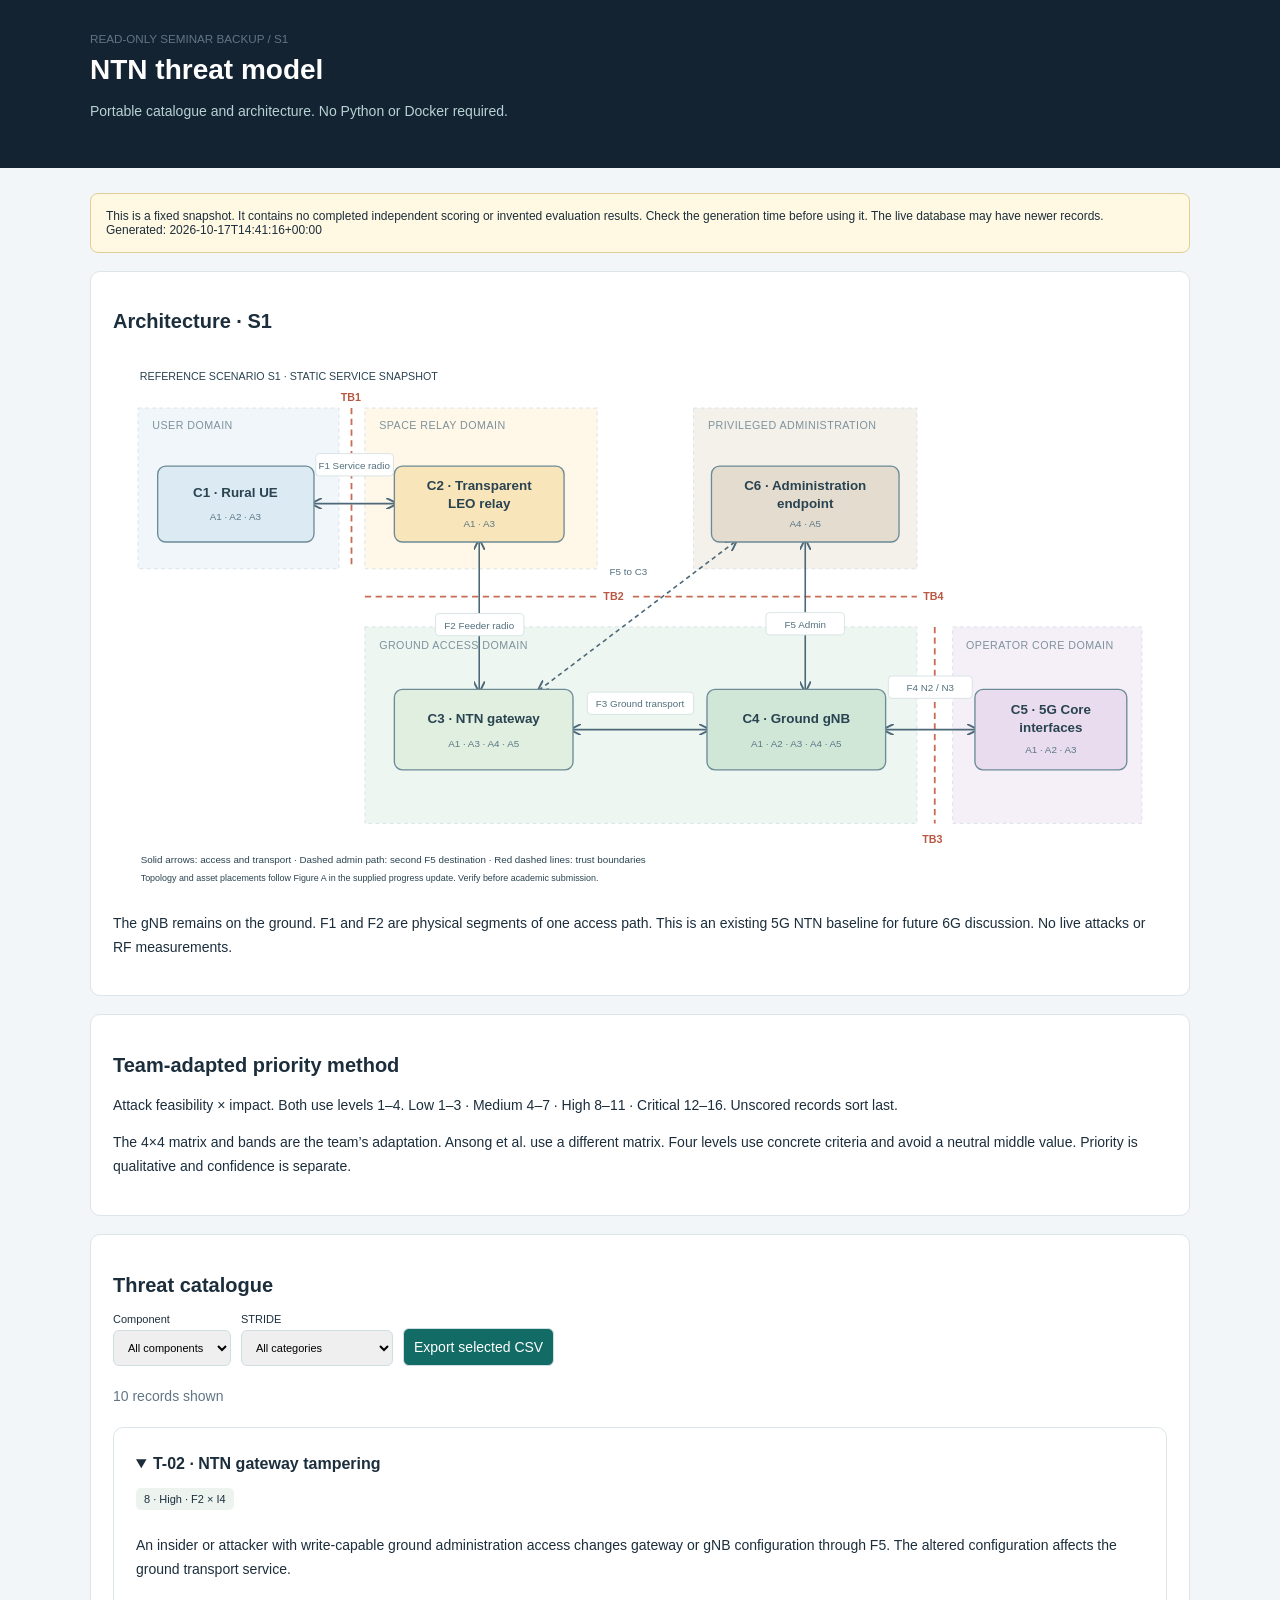
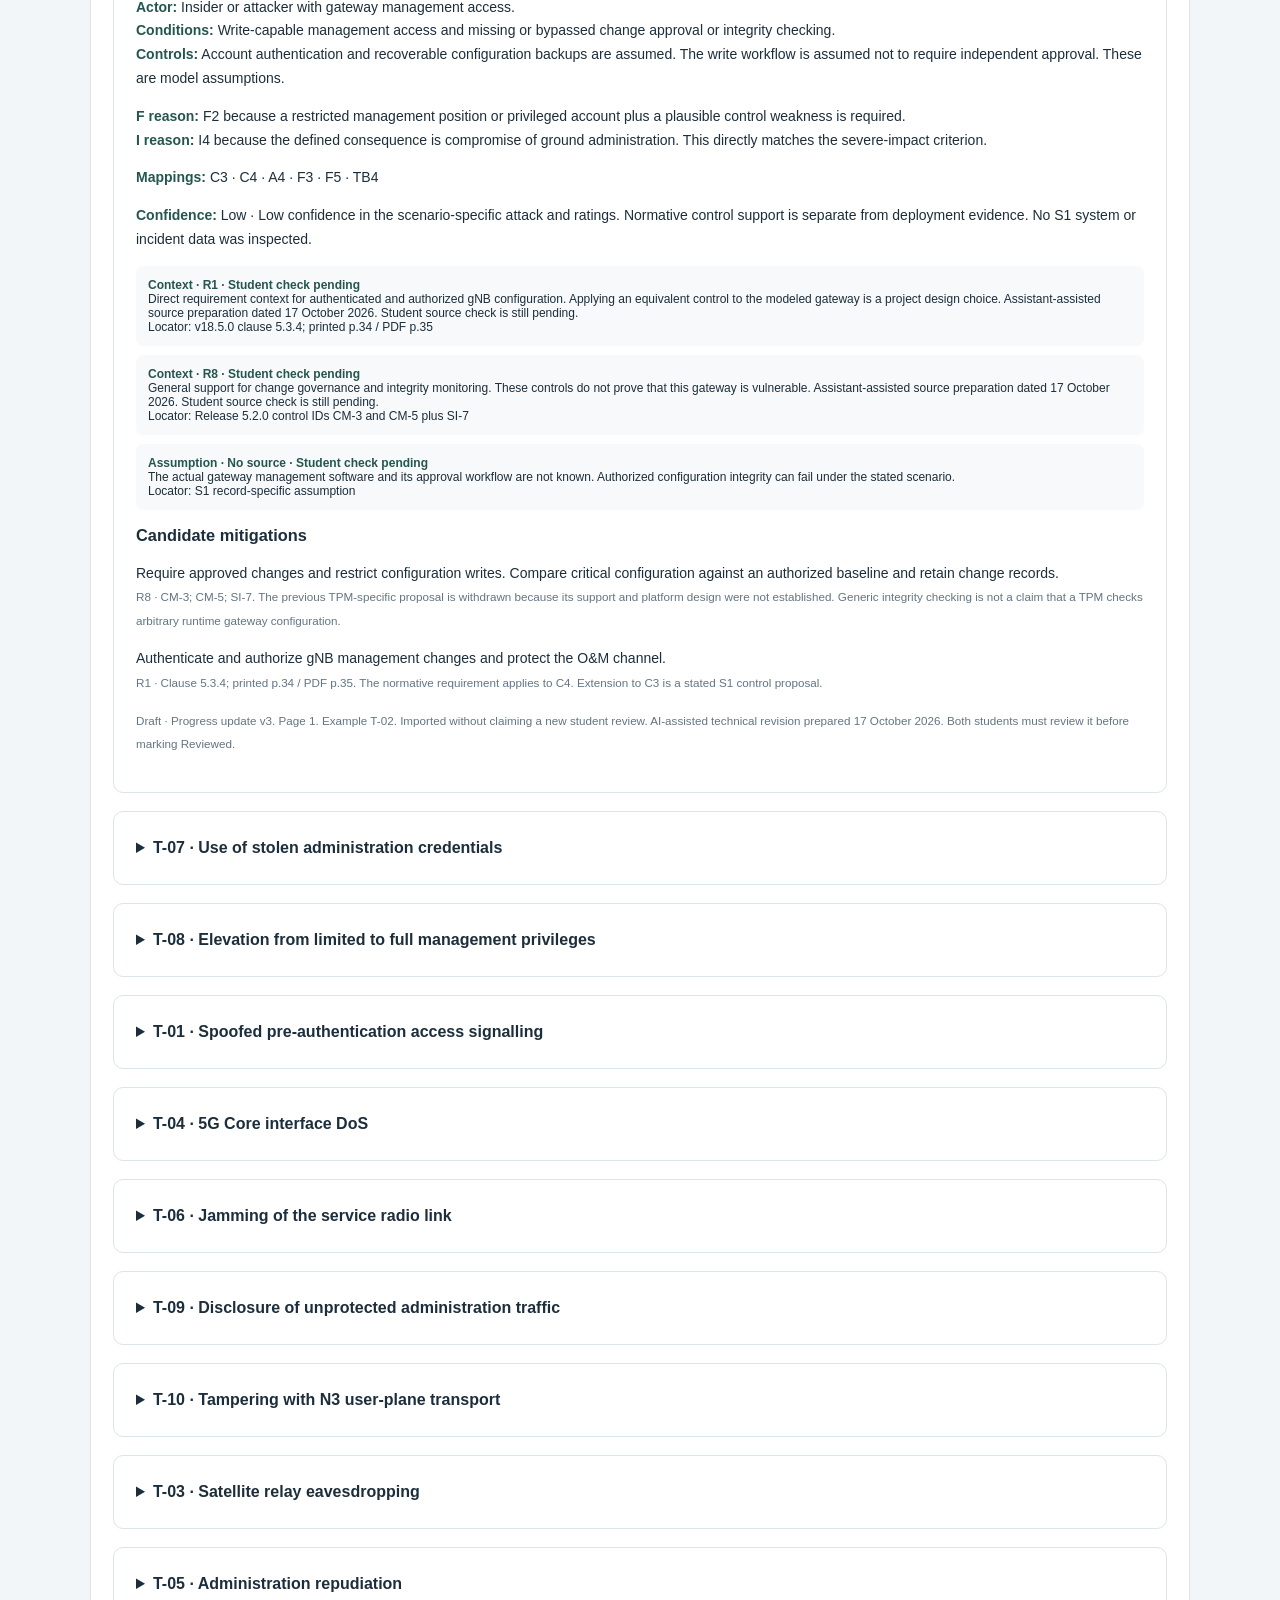
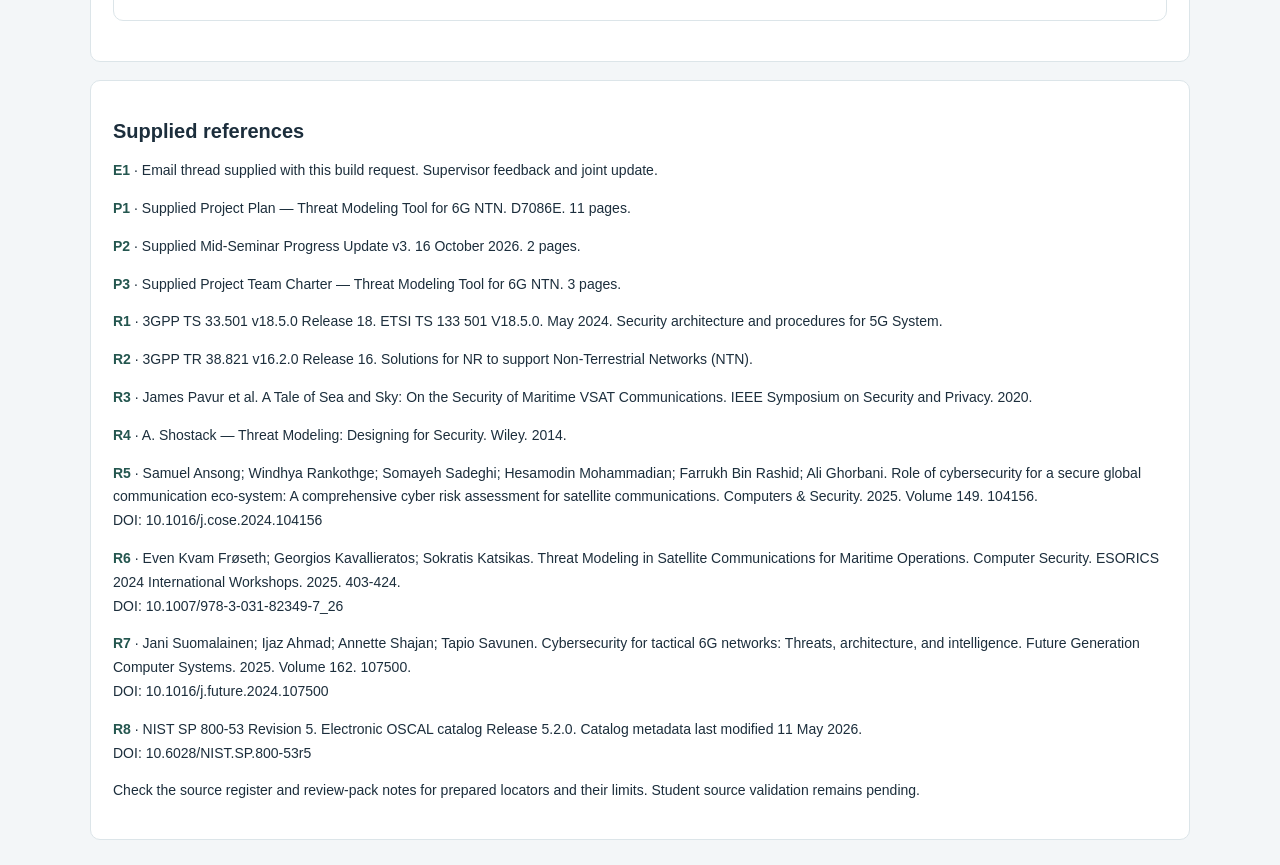
<file: web/backup.html>
<!doctype html><html lang="en"><meta charset="utf-8"><meta name="viewport" content="width=device-width, initial-scale=1"><title>S1 NTN · Offline backup</title>
<style>body{font:14px "Segoe UI",Arial,sans-serif;color:#1c2e3c;background:#f3f6f8;margin:0}header{background:#132332;color:white;padding:30px max(24px,calc((100vw - 1100px)/2))}header p{color:#b7d2d5}main{max-width:1100px;margin:25px auto;padding:0 22px}h1{font-size:28px;margin:8px 0}h2{font-size:20px}p{line-height:1.7}.notice{background:#fff8e2;border:1px solid #e1ce96;padding:15px;border-radius:8px;font-size:12px}section,article{background:white;border:1px solid #dce5e9;border-radius:10px;padding:22px;margin:18px 0}svg{width:100%;height:auto}select,input,button{font:inherit;padding:10px;border:1px solid #cfdee3;border-radius:6px;margin:5px 10px 5px 0}button{background:#126b64;color:white;cursor:pointer}label{font-size:11px;display:inline-block}summary{cursor:pointer;font-size:16px;font-weight:600;padding:5px 0}small{color:#627584}b{color:#24564f}.badge{font-size:11px;background:#edf3ef;border-radius:5px;padding:5px 8px;display:inline-block;margin:10px 0}.evidence{background:#f7f9fa;padding:12px;border-radius:7px;font-size:12px;margin-top:9px}.muted{color:#627584}a{color:#126b64}table{border-collapse:collapse;width:100%}td,th{text-align:left;border-bottom:1px solid #ddd;padding:12px;font-size:12px}@media print{header{background:white;color:black}button,input,select{display:none}article,section{break-inside:avoid}}</style>
<header><small>READ-ONLY SEMINAR BACKUP / S1</small><h1>NTN threat model</h1><p>Portable catalogue and architecture. No Python or Docker required.</p></header><main>
<div class="notice">This is a fixed snapshot. It contains no completed independent scoring or invented evaluation results. Check the generation time before using it. The live database may have newer records.<br>Generated: 2026-10-17T14:41:16+00:00</div>
<section><h2>Architecture · S1</h2><svg xmlns="http://www.w3.org/2000/svg" width="1180" height="610" viewBox="0 0 1180 610" role="img" aria-labelledby="title desc">
  <title id="title">S1 transparent LEO NTN reference architecture</title>
  <desc id="desc">Six components connected by five flow groups. Four trust boundaries divide the domains. The transparent satellite relays signals to a ground gNB through a gateway. Administration manages both ground components.</desc>
  <defs>
    <marker id="arrow" markerWidth="7" markerHeight="7" refX="5" refY="3.5" orient="auto-start-reverse"><path d="M0 0L7 3.5L0 7" fill="none" stroke="#4d6878" stroke-width="1.2"/></marker>
    <style>text{font-family:Arial,sans-serif;fill:#294351}.domain{stroke:#d7e1e6;stroke-dasharray:4 4}.domain-name{font-size:12px;fill:#7e929c;letter-spacing:.5px}.node{stroke:#6c8b97;stroke-width:1.5;rx:9}.node-title{font-size:15px;font-weight:700;text-anchor:middle}.asset{font-size:11px;fill:#5b7784;text-anchor:middle}.flow{stroke:#4d6878;stroke-width:1.8;fill:none;marker-start:url(#arrow);marker-end:url(#arrow)}.boundary{stroke:#c76c55;stroke-width:2;stroke-dasharray:7 5}.boundary-label{font-size:12px;fill:#b85843;font-weight:700}.label-box{fill:white;stroke:#d6e1e5;rx:4}.flow-label{font-size:11px;text-anchor:middle;fill:#53707d}</style>
  </defs>
  <rect width="1180" height="610" fill="#fff"/>
  <text x="30" y="34" font-size="12" fill="#637d8b">REFERENCE SCENARIO S1 · STATIC SERVICE SNAPSHOT</text>
  <rect class="domain" x="28" y="65" width="225" height="180" fill="#f1f6fa"/>
  <text class="domain-name" x="44" y="88">USER DOMAIN</text>
  <rect class="domain" x="282" y="65" width="260" height="180" fill="#fff7e8"/>
  <text class="domain-name" x="298" y="88">SPACE RELAY DOMAIN</text>
  <rect class="domain" x="650" y="65" width="250" height="180" fill="#f4f1eb"/>
  <text class="domain-name" x="666" y="88">PRIVILEGED ADMINISTRATION</text>
  <rect class="domain" x="282" y="310" width="618" height="220" fill="#edf6f0"/>
  <text class="domain-name" x="298" y="335">GROUND ACCESS DOMAIN</text>
  <rect class="domain" x="940" y="310" width="212" height="220" fill="#f5eff7"/>
  <text class="domain-name" x="955" y="335">OPERATOR CORE DOMAIN</text>
  <path class="boundary" d="M267 65V245"/>
  <text class="boundary-label" x="255" y="57">TB1</text>
  <path class="boundary" d="M282 276H542"/>
  <text class="boundary-label" x="549" y="280">TB2</text>
  <path class="boundary" d="M920 310V530"/>
  <text class="boundary-label" x="906" y="552">TB3</text>
  <path class="boundary" d="M582 276H900"/>
  <text class="boundary-label" x="907" y="280">TB4</text>
  <path class="flow" d="M225 172H315"/>
  <rect class="label-box" x="227" y="116" width="87" height="25"/>
  <text class="flow-label" x="270" y="133">F1 Service radio</text>
  <path class="flow" d="M410 215V380"/>
  <rect class="label-box" x="361" y="295" width="99" height="25"/>
  <text class="flow-label" x="410" y="312">F2 Feeder radio</text>
  <path class="flow" d="M515 425H665"/>
  <rect class="label-box" x="531" y="383" width="119" height="25"/>
  <text class="flow-label" x="590" y="400">F3 Ground transport</text>
  <path class="flow" d="M865 425H965"/>
  <rect class="label-box" x="868" y="365" width="94" height="25"/>
  <text class="flow-label" x="915" y="382">F4 N2 / N3</text>
  <path class="flow" d="M775 215V380"/>
  <path class="flow" stroke-dasharray="5 4" d="M696 215L478 380"/>
  <rect class="label-box" x="731" y="294" width="88" height="25"/>
  <text class="flow-label" x="775" y="311">F5 Admin</text>
  <text class="flow-label" x="577" y="252">F5 to C3</text>
  <rect class="node" x="50" y="130" width="175" height="85" fill="#dceaf3"/>
  <text class="node-title" x="137" y="165">C1 · Rural UE</text>
  <text class="asset" x="137" y="190">A1 · A2 · A3</text>
  <rect class="node" x="315" y="130" width="190" height="85" fill="#f9e5ba"/>
  <text class="node-title" x="410" y="157">C2 · Transparent</text>
  <text class="node-title" x="410" y="177">LEO relay</text>
  <text class="asset" x="410" y="198">A1 · A3</text>
  <rect class="node" x="670" y="130" width="210" height="85" fill="#e4ddcf"/>
  <text class="node-title" x="775" y="157">C6 · Administration</text>
  <text class="node-title" x="775" y="177">endpoint</text>
  <text class="asset" x="775" y="198">A4 · A5</text>
  <rect class="node" x="315" y="380" width="200" height="90" fill="#e0efdf"/>
  <text class="node-title" x="415" y="418">C3 · NTN gateway</text>
  <text class="asset" x="415" y="445">A1 · A3 · A4 · A5</text>
  <rect class="node" x="665" y="380" width="200" height="90" fill="#d0e7d7"/>
  <text class="node-title" x="765" y="418">C4 · Ground gNB</text>
  <text class="asset" x="765" y="445">A1 · A2 · A3 · A4 · A5</text>
  <rect class="node" x="965" y="380" width="170" height="90" fill="#e9dcef"/>
  <text class="node-title" x="1050" y="408">C5 · 5G Core</text>
  <text class="node-title" x="1050" y="428">interfaces</text>
  <text class="asset" x="1050" y="451">A1 · A2 · A3</text>
  <text x="31" y="574" font-size="11" fill="#6c8591">Solid arrows: access and transport · Dashed admin path: second F5 destination · Red dashed lines: trust boundaries</text>
  <text x="31" y="595" font-size="10" fill="#8b9da7">Topology and asset placements follow Figure A in the supplied progress update. Verify before academic submission.</text>
</svg>
<p>The gNB remains on the ground. F1 and F2 are physical segments of one access path. This is an existing 5G NTN baseline for future 6G discussion. No live attacks or RF measurements.</p></section>
<section><h2>Team-adapted priority method</h2><p>Attack feasibility × impact. Both use levels 1–4. Low 1–3 · Medium 4–7 · High 8–11 · Critical 12–16. Unscored records sort last.</p><p>The 4×4 matrix and bands are the team’s adaptation. Ansong et al. use a different matrix. Four levels use concrete criteria and avoid a neutral middle value. Priority is qualitative and confidence is separate.</p></section>
<section><h2>Threat catalogue</h2><label>Component<br><select id="component"><option value="">All components</option></select></label><label>STRIDE<br><select id="stride"><option value="">All categories</option></select></label><button id="export">Export selected CSV</button><p id="count" class="muted"></p><div id="records"></div></section>
<section><h2>Supplied references</h2><div id="sources"></div><p>Check the source register and review-pack notes for prepared locators and their limits. Student source validation remains pending.</p></section></main>
<script>const data={"threats": [{"id": "T-02", "scenario": "S1", "title": "NTN gateway tampering", "stride": "Tampering", "description": "An insider or attacker with write-capable ground administration access changes gateway or gNB configuration through F5. The altered configuration affects the ground transport service.", "actor": "Insider or attacker with gateway management access.", "conditions": "Write-capable management access and missing or bypassed change approval or integrity checking.", "controls": "Account authentication and recoverable configuration backups are assumed. The write workflow is assumed not to require independent approval. These are model assumptions.", "consequence": "Unauthorized changes compromise the selected ground administration configuration.", "feasibility": 2, "impact": 4, "feasibility_reason": "F2 because a restricted management position or privileged account plus a plausible control weakness is required.", "impact_reason": "I4 because the defined consequence is compromise of ground administration. This directly matches the severe-impact criterion.", "confidence": "Low", "confidence_reason": "Low confidence in the scenario-specific attack and ratings. Normative control support is separate from deployment evidence. No S1 system or incident data was inspected.", "review_status": "Draft", "reviewer": "", "review_date": "", "origin": "Progress update v3. Page 1. Example T-02. Imported without claiming a new student review. AI-assisted technical revision prepared 17 October 2026. Both students must review it before marking Reviewed.", "limitations": "Conditional S1 threat-model candidate. Ratings assume the stated access and control weakness. No successful attack or measured frequency is claimed. Shared-user effects apply only where explicitly assumed.", "revision": 2, "updated_at": "2026-10-17T14:41:15+00:00", "components": ["C3", "C4"], "assets": ["A4"], "flows": ["F3", "F5"], "boundaries": ["TB4"], "evidence": [{"reference_id": "R1", "basis": "Context", "locator": "v18.5.0 clause 5.3.4; printed p.34 / PDF p.35", "checked": false, "checked_by": "", "checked_date": "", "note": "Direct requirement context for authenticated and authorized gNB configuration. Applying an equivalent control to the modeled gateway is a project design choice. Assistant-assisted source preparation dated 17 October 2026. Student source check is still pending."}, {"reference_id": "R8", "basis": "Context", "locator": "Release 5.2.0 control IDs CM-3 and CM-5 plus SI-7", "checked": false, "checked_by": "", "checked_date": "", "note": "General support for change governance and integrity monitoring. These controls do not prove that this gateway is vulnerable. Assistant-assisted source preparation dated 17 October 2026. Student source check is still pending."}, {"reference_id": null, "basis": "Assumption", "locator": "S1 record-specific assumption", "checked": false, "checked_by": "", "checked_date": "", "note": "The actual gateway management software and its approval workflow are not known. Authorized configuration integrity can fail under the stated scenario."}], "mitigations": [{"text": "Require approved changes and restrict configuration writes. Compare critical configuration against an authorized baseline and retain change records.", "reference_id": "R8", "note": "CM-3; CM-5; SI-7. The previous TPM-specific proposal is withdrawn because its support and platform design were not established. Generic integrity checking is not a claim that a TPM checks arbitrary runtime gateway configuration."}, {"text": "Authenticate and authorize gNB management changes and protect the O&M channel.", "reference_id": "R1", "note": "Clause 5.3.4; printed p.34 / PDF p.35. The normative requirement applies to C4. Extension to C3 is a stated S1 control proposal."}], "score": 8, "band": "High"}, {"id": "T-07", "scenario": "S1", "title": "Use of stolen administration credentials", "stride": "Spoofing", "description": "An attacker obtains valid credentials and reaches the administration interface to change important ground configuration.", "actor": "Attacker holding stolen administration credentials.", "conditions": "Valid credentials and a reachable administration interface.", "controls": "Password-based account authentication and a restricted management network are assumed. Independent MFA is absent in this conditional scenario.", "consequence": "The plan assumes important configuration changes could interrupt the selected service.", "feasibility": 2, "impact": 4, "feasibility_reason": "F2 because both compromised privileged credentials and a reachable restricted management interface are required. The scenario assumes no independent second factor.", "impact_reason": "I4 because use of the stolen write-capable identity compromises selected ground administration.", "confidence": "Low", "confidence_reason": "Low confidence in the scenario-specific attack and ratings. Normative control support is separate from deployment evidence. No S1 system or incident data was inspected.", "review_status": "Draft", "reviewer": "", "review_date": "", "origin": "Project plan pages 5–6. Original T02 renamed to avoid collision with progress-update IDs. AI-assisted technical revision prepared 17 October 2026. Both students must review it before marking Reviewed.", "limitations": "Conditional S1 threat-model candidate. Ratings assume the stated access and control weakness. No successful attack or measured frequency is claimed. Shared-user effects apply only where explicitly assumed.", "revision": 2, "updated_at": "2026-10-17T14:41:16+00:00", "components": ["C3", "C4", "C6"], "assets": ["A3", "A4", "A5"], "flows": ["F5"], "boundaries": ["TB4"], "evidence": [{"reference_id": "R1", "basis": "Context", "locator": "v18.5.0 clause 5.3.4; printed p.34 / PDF p.35", "checked": false, "checked_by": "", "checked_date": "", "note": "Management authentication and authorization context for the gNB. Assistant-assisted source preparation dated 17 October 2026. Student source check is still pending."}, {"reference_id": "R8", "basis": "Context", "locator": "Release 5.2.0 control IDs IA-2(1); IA-5; AC-6", "checked": false, "checked_by": "", "checked_date": "", "note": "Supports stronger privileged authentication and credential handling. It does not prove credential theft has occurred. Assistant-assisted source preparation dated 17 October 2026. Student source check is still pending."}, {"reference_id": null, "basis": "Assumption", "locator": "S1 record-specific assumption", "checked": false, "checked_by": "", "checked_date": "", "note": "A write-capable account is compromised and the actor can reach F5. No second factor prevents replay in this scenario."}], "mitigations": [{"text": "Use independent MFA for privileged accounts and revoke compromised authenticators. Limit each management identity to necessary permissions.", "reference_id": "R8", "note": "IA-2(1); IA-5; AC-6. Candidate design control only. No mitigation was deployed or tested in S1."}], "score": 8, "band": "High"}, {"id": "T-08", "scenario": "S1", "title": "Elevation from limited to full management privileges", "stride": "Elevation of Privilege", "description": "A valid limited management identity performs a configuration action outside its assigned permissions because an authorization check is missing or incorrect.", "actor": "Actor with a valid low-privilege management identity.", "conditions": "Reachability of F5 and an assumed authorization defect. Theft of an existing full-administrator identity is not required.", "controls": "Account authentication and named roles exist. Per-action authorization is assumed defective for the selected action.", "consequence": "The actor gains the ability to change protected ground administration configuration.", "feasibility": 2, "impact": 4, "feasibility_reason": "F2 because restricted management access and an unconfirmed authorization weakness are required.", "impact_reason": "I4 because the conditional result is compromise of ground administration.", "confidence": "Low", "confidence_reason": "Low scenario-specific confidence. The mechanism is a conditional model inference from documented protection needs. No corresponding S1 deployment weakness was observed.", "review_status": "Draft", "reviewer": "", "review_date": "", "origin": "New AI-assisted S1 candidate prepared 17 October 2026. Student source and technical reviews are pending.", "limitations": "Conditional control-failure scenario. It is distinct from the other records by its actor permission or affected path and asset. No successful exploit or incident frequency was measured.", "revision": 1, "updated_at": "2026-10-17T14:41:16+00:00", "components": ["C3", "C4", "C6"], "assets": ["A4", "A5"], "flows": ["F5"], "boundaries": ["TB4"], "evidence": [{"reference_id": "R1", "basis": "Context", "locator": "v18.5.0 clause 5.3.4; printed p.34 / PDF p.35", "checked": false, "checked_by": "", "checked_date": "", "note": "Configuration actions need authorization. A compliant check would block the proposed escalation. Assistant-assisted source preparation dated 17 October 2026. Student source check is still pending."}, {"reference_id": "R8", "basis": "Context", "locator": "Release 5.2.0 controls AC-3 and AC-6", "checked": false, "checked_by": "", "checked_date": "", "note": "Supports the separation between identifying an account and restricting its permissions. Assistant-assisted source preparation dated 17 October 2026. Student source check is still pending."}, {"reference_id": null, "basis": "Assumption", "locator": "S1 record-specific assumption", "checked": false, "checked_by": "", "checked_date": "", "note": "A specific per-action authorization defect is postulated. Its existence has not been demonstrated."}], "mitigations": [{"text": "Enforce authorization for every management action and restrict each role to its required capabilities. Test denied operations as well as allowed ones.", "reference_id": "R8", "note": "AC-3; AC-6. Candidate design control only. No mitigation was deployed or tested in S1."}], "score": 8, "band": "High"}, {"id": "T-01", "scenario": "S1", "title": "Spoofed pre-authentication access signalling", "stride": "Spoofing", "description": "A local transmitter imitates access signalling before a protected session is established. The candidate concerns disruption of attachment. Successful impersonation after mutual authentication is not claimed.", "actor": "External actor with suitable transmitting equipment and protocol knowledge.", "conditions": "Radio proximity and a suitable transmitter plus an assumed pre-authentication handling weakness. The weakness has not been demonstrated for a selected NR implementation.", "controls": "Primary authentication and applicable signalling integrity are assumed effective after security activation. The proposed threat is limited to the earlier access stage.", "consequence": "The assumed effect is repeated attachment disruption for nearby users of the shared service. Subscriber keys and protected sessions are not assumed compromised.", "feasibility": 2, "impact": 3, "feasibility_reason": "F2 is a conditional estimate because specialist radio access and an unconfirmed pre-authentication weakness are required. It is not evidence of a practical bypass.", "impact_reason": "I3 assumes several nearby users of the shared service experience attachment disruption. If only one UE is affected then this score must be reduced.", "confidence": "Low", "confidence_reason": "Low confidence in the scenario-specific attack and ratings. Normative control support is separate from deployment evidence. No S1 system or incident data was inspected.", "review_status": "Draft", "reviewer": "", "review_date": "", "origin": "Progress update v3. Page 1. Example T-01. Imported without claiming a new student review. AI-assisted technical revision prepared 17 October 2026. Both students must review it before marking Reviewed.", "limitations": "Conditional S1 threat-model candidate. Ratings assume the stated access and control weakness. No successful attack or measured frequency is claimed. Shared-user effects apply only where explicitly assumed.", "revision": 2, "updated_at": "2026-10-17T14:41:15+00:00", "components": ["C1", "C2"], "assets": ["A2", "A3"], "flows": ["F1"], "boundaries": ["TB1"], "evidence": [{"reference_id": "R1", "basis": "Context", "locator": "v18.5.0 clause 5.1.2; printed p.30 / PDF p.31; clause 5.3.3; printed p.33 / PDF p.34", "checked": false, "checked_by": "", "checked_date": "", "note": "Authentication and signalling-protection context. The source does not establish the hypothesized pre-authentication exploit. Assistant-assisted source preparation dated 17 October 2026. Student source check is still pending."}, {"reference_id": null, "basis": "Assumption", "locator": "S1 record-specific assumption", "checked": false, "checked_by": "", "checked_date": "", "note": "The selected pre-authentication weakness and the several-user effect are hypotheses for review. Reject or leave unscored if neither student can justify this conditional path."}], "mitigations": [{"text": "Apply primary authentication and the required signalling integrity checks. Review handling of unprotected access messages.", "reference_id": "R1", "note": "Clauses 5.1.2 and 5.3.3. The standard supports authentication and integrity controls. It does not say that every access request is digitally signed. Exact pre-authentication mitigation remains implementation-dependent."}], "score": 6, "band": "Medium"}, {"id": "T-04", "scenario": "S1", "title": "5G Core interface DoS", "stride": "Denial of Service", "description": "An attacker floods signalling or user traffic towards the selected core path.", "actor": "Attacker with a path towards the core interfaces.", "conditions": "Access to an accepted core-facing traffic path and an assumed policing or capacity weakness. Unauthenticated traffic is not assumed able to bypass every interface control.", "controls": "Peer protection and partial traffic policing are assumed. The candidate asks what happens when admitted traffic exceeds the selected service capacity.", "consequence": "Disruption affecting several users of the shared service.", "feasibility": 2, "impact": 3, "feasibility_reason": "F2 because the actor needs a privileged or otherwise accepted route into the selected core-facing path plus a policing weakness.", "impact_reason": "I3 assumes temporary degradation for several users sharing S1. It does not claim sustained operator-wide failure.", "confidence": "Low", "confidence_reason": "Low confidence in the scenario-specific attack and ratings. Normative control support is separate from deployment evidence. No S1 system or incident data was inspected.", "review_status": "Draft", "reviewer": "", "review_date": "", "origin": "Progress update v3. Page 1. Example T-04. Imported without claiming a new student review. AI-assisted technical revision prepared 17 October 2026. Both students must review it before marking Reviewed.", "limitations": "Conditional S1 threat-model candidate. Ratings assume the stated access and control weakness. No successful attack or measured frequency is claimed. Shared-user effects apply only where explicitly assumed.", "revision": 2, "updated_at": "2026-10-17T14:41:15+00:00", "components": ["C4", "C5"], "assets": ["A3"], "flows": ["F4"], "boundaries": ["TB3"], "evidence": [{"reference_id": "R1", "basis": "Context", "locator": "v18.5.0 clauses 9.2 and 9.3; printed p.156 / PDF p.157", "checked": false, "checked_by": "", "checked_date": "", "note": "Defines the selected N2 and N3 protection context. It does not establish a flood path or capacity threshold. Assistant-assisted source preparation dated 17 October 2026. Student source check is still pending."}, {"reference_id": "R8", "basis": "Context", "locator": "Release 5.2.0 control IDs SC-5 and SI-4", "checked": false, "checked_by": "", "checked_date": "", "note": "General support for traffic-related DoS controls and monitoring. Assistant-assisted source preparation dated 17 October 2026. Student source check is still pending."}, {"reference_id": null, "basis": "Assumption", "locator": "S1 record-specific assumption", "checked": false, "checked_by": "", "checked_date": "", "note": "The accepted traffic path and saturation condition are scenario hypotheses. No traffic-volume test was run."}], "mitigations": [{"text": "Apply ingress traffic policing and monitor abnormal load at the relevant ground and core-facing interfaces.", "reference_id": "R8", "note": "SC-5; SI-4. Choose actual thresholds from the deployment. Protecting radio capacity and protecting core transport capacity are different tasks."}], "score": 6, "band": "Medium"}, {"id": "T-06", "scenario": "S1", "title": "Jamming of the service radio link", "stride": "Denial of Service", "description": "Interference on the service radio link may disrupt the selected shared access service.", "actor": "Attacker with access to the relevant radio environment.", "conditions": "Suitable interference equipment and a suitable location.", "controls": "Protocol authentication and payload ciphering are assumed. No validated anti-jam waveform or diverse access path is assumed.", "consequence": "The plan assumes disruption for several users sharing the affected service.", "feasibility": 2, "impact": 3, "feasibility_reason": "F2 because suitable interference equipment and access to the relevant local radio environment are required. Power and range are not estimated.", "impact_reason": "I3 assumes several nearby users sharing the affected service experience temporary radio-access disruption. A one-UE-only effect would justify a lower impact.", "confidence": "Low", "confidence_reason": "Low confidence in the scenario-specific attack and ratings. Normative control support is separate from deployment evidence. No S1 system or incident data was inspected.", "review_status": "Draft", "reviewer": "", "review_date": "", "origin": "Project plan pages 5–6. Original T01 renamed to avoid collision with progress-update IDs. AI-assisted technical revision prepared 17 October 2026. Both students must review it before marking Reviewed.", "limitations": "Conditional S1 threat-model candidate. Ratings assume the stated access and control weakness. No successful attack or measured frequency is claimed. Shared-user effects apply only where explicitly assumed.", "revision": 2, "updated_at": "2026-10-17T14:41:15+00:00", "components": ["C1", "C2"], "assets": ["A3"], "flows": ["F1"], "boundaries": ["TB1"], "evidence": [{"reference_id": "R8", "basis": "Context", "locator": "Release 5.2.0 controls SC-40 and SC-40(1)", "checked": false, "checked_by": "", "checked_date": "", "note": "Identifies hostile wireless signal interference as a control concern. It does not quantify feasibility for this LEO radio profile. Assistant-assisted source preparation dated 17 October 2026. Student source check is still pending."}, {"reference_id": "P1", "basis": "Context", "locator": "Project plan pp.5–6", "checked": false, "checked_by": "", "checked_date": "", "note": "The original jamming candidate and its local-access assumptions. Its old likelihood rating has been reassessed rather than relabelled."}, {"reference_id": null, "basis": "Assumption", "locator": "S1 record-specific assumption", "checked": false, "checked_by": "", "checked_date": "", "note": "Interference reaches nearby users of the modeled shared service. No operator-wide satellite outage is assumed."}], "mitigations": [{"text": "Assess compatible interference protection and monitoring plus an alternate service path. Confirm any radio countermeasure against the actual NR profile.", "reference_id": "R8", "note": "SC-40; SC-40(1). The cited enhancement discusses anti-jam waveform protection. Ordinary user-payload encryption alone is not an anti-jamming result. Profile compatibility remains unverified."}], "score": 6, "band": "Medium"}, {"id": "T-09", "scenario": "S1", "title": "Disclosure of unprotected administration traffic", "stride": "Information Disclosure", "description": "An on-path observer reads sensitive credentials or configuration when the F5 management channel lacks effective confidentiality.", "actor": "Actor with on-path access to the restricted management transport.", "conditions": "Access to the management path plus an absent or failed protected channel. Properly functioning protected transport would prevent the stated content exposure.", "controls": "Account authentication is assumed. Channel confidentiality is deliberately treated as a failed control for this conditional record.", "consequence": "Sensitive configuration or management credentials are disclosed. Subsequent takeover is not counted as an already achieved consequence.", "feasibility": 2, "impact": 3, "feasibility_reason": "F2 because a restricted on-path position and a channel-protection failure are required.", "impact_reason": "I3 because the stated consequence is exposure of sensitive configuration or credentials. It does not assume completed administration takeover.", "confidence": "Low", "confidence_reason": "Low scenario-specific confidence. The mechanism is a conditional model inference from documented protection needs. No corresponding S1 deployment weakness was observed.", "review_status": "Draft", "reviewer": "", "review_date": "", "origin": "New AI-assisted S1 candidate prepared 17 October 2026. Student source and technical reviews are pending.", "limitations": "Conditional control-failure scenario. It is distinct from the other records by its actor permission or affected path and asset. No successful exploit or incident frequency was measured.", "revision": 1, "updated_at": "2026-10-17T14:41:16+00:00", "components": ["C3", "C4", "C6"], "assets": ["A4"], "flows": ["F5"], "boundaries": ["TB4"], "evidence": [{"reference_id": "R1", "basis": "Context", "locator": "v18.5.0 clause 5.3.4; printed p.34 / PDF p.35", "checked": false, "checked_by": "", "checked_date": "", "note": "Protected gNB O&M communications are required. This is a failed-control scenario rather than a claim about a compliant deployment. Assistant-assisted source preparation dated 17 October 2026. Student source check is still pending."}, {"reference_id": "R8", "basis": "Context", "locator": "Release 5.2.0 control SC-8", "checked": false, "checked_by": "", "checked_date": "", "note": "Supports protection of data while it crosses a channel. Assistant-assisted source preparation dated 17 October 2026. Student source check is still pending."}, {"reference_id": null, "basis": "Assumption", "locator": "S1 record-specific assumption", "checked": false, "checked_by": "", "checked_date": "", "note": "F5 carries sensitive management content and its protection fails. No such failure was observed."}], "mitigations": [{"text": "Protect the management channel with authenticated transport encryption and validate its peer identity and policy. Reject unprotected fallback.", "reference_id": "R1", "note": "Clause 5.3.4; printed p.34 / PDF p.35. The clause gives the gNB protection requirement. The equivalent gateway policy is an S1 proposal."}], "score": 6, "band": "Medium"}, {"id": "T-10", "scenario": "S1", "title": "Tampering with N3 user-plane transport", "stride": "Tampering", "description": "An actor on the core-facing transport modifies admitted user-plane traffic when integrity protection on the selected N3 path is absent or ineffective.", "actor": "Actor with on-path access to the ground core-facing transport.", "conditions": "An on-path position and failed transport-integrity enforcement. With effective protected N3 transport the proposed modification would be rejected.", "controls": "Peer association is assumed. Integrity protection is deliberately treated as failed for this conditional record.", "consequence": "Traffic integrity is lost for several users assumed to share the selected S1 core-facing path. Full core internals remain outside the model.", "feasibility": 2, "impact": 3, "feasibility_reason": "F2 because restricted transport access and a failed protection control are both required.", "impact_reason": "I3 assumes several users of the shared service are affected by modified traffic. It does not assume an operator-wide or sustained outage.", "confidence": "Low", "confidence_reason": "Low scenario-specific confidence. The mechanism is a conditional model inference from documented protection needs. No corresponding S1 deployment weakness was observed.", "review_status": "Draft", "reviewer": "", "review_date": "", "origin": "New AI-assisted S1 candidate prepared 17 October 2026. Student source and technical reviews are pending.", "limitations": "Conditional control-failure scenario. It is distinct from the other records by its actor permission or affected path and asset. No successful exploit or incident frequency was measured.", "revision": 1, "updated_at": "2026-10-17T14:41:16+00:00", "components": ["C4", "C5"], "assets": ["A1"], "flows": ["F4"], "boundaries": ["TB3"], "evidence": [{"reference_id": "R1", "basis": "Context", "locator": "v18.5.0 clauses 9.1.2 and 9.3; printed pp.155–156 / PDF pp.156–157", "checked": false, "checked_by": "", "checked_date": "", "note": "Documents N3 transport protection and the implementation profile. The source does not claim the selected deployment has failed protection. Assistant-assisted source preparation dated 17 October 2026. Student source check is still pending."}, {"reference_id": null, "basis": "Assumption", "locator": "S1 record-specific assumption", "checked": false, "checked_by": "", "checked_date": "", "note": "The attacker has the stated position and protected transport does not enforce integrity. Several users share the affected path. These are control-failure and shared-service assumptions."}], "mitigations": [{"text": "Apply the selected N3 protection policy and verify integrity and replay rejection. Use the required IPsec/IKE profile where cryptographic transport protection is selected.", "reference_id": "R1", "note": "Clauses 9.1.2 and 9.3; printed pp.155–156 / PDF pp.156–157. The specification also allows an operator decision about cryptographic use and a physically secured environment. Absence of an IPsec tunnel alone does not prove noncompliance or an exploitable path."}], "score": 6, "band": "Medium"}, {"id": "T-03", "scenario": "S1", "title": "Satellite relay eavesdropping", "stride": "Information Disclosure", "description": "A passive receiver in the footprint observes radio traffic. The record concerns metadata rather than decryption of ciphertext.", "actor": "Passive receiver in the satellite footprint.", "conditions": "Radio access and specialist receiving capability for the selected signal. No decryption key is assumed available.", "controls": "User-plane ciphering is assumed active.", "consequence": "Limited metadata exposure. Ciphertext is not assumed to be decrypted.", "feasibility": 2, "impact": 2, "feasibility_reason": "F2 is proposed because the selected NR signal and suitable receiver are unspecified. The maritime DVB-S2 equipment result is not enough to justify a commodity NR receiver claim.", "impact_reason": "I2 for limited visible traffic-pattern metadata under the assumed active ciphering. No plaintext recovery is assumed.", "confidence": "Low", "confidence_reason": "Low confidence in the scenario-specific attack and ratings. Normative control support is separate from deployment evidence. No S1 system or incident data was inspected.", "review_status": "Draft", "reviewer": "", "review_date": "", "origin": "Progress update v3. Page 1. Example T-03. Imported without claiming a new student review. AI-assisted technical revision prepared 17 October 2026. Both students must review it before marking Reviewed.", "limitations": "Conditional S1 threat-model candidate. Ratings assume the stated access and control weakness. No successful attack or measured frequency is claimed. Shared-user effects apply only where explicitly assumed.", "revision": 2, "updated_at": "2026-10-17T14:41:15+00:00", "components": ["C1", "C2", "C3"], "assets": ["A1"], "flows": ["F1", "F2"], "boundaries": ["TB1", "TB2"], "evidence": [{"reference_id": "R1", "basis": "Context", "locator": "v18.5.0 clause 5.3.2; printed p.33 / PDF p.34", "checked": false, "checked_by": "", "checked_date": "", "note": "The standard describes UE-to-gNB ciphering. Activation is policy-dependent. This record explicitly assumes ciphering is active. Assistant-assisted source preparation dated 17 October 2026. Student source check is still pending."}, {"reference_id": "R3", "basis": "Context", "locator": "Sections III.B and IV.A; author PDF pp.3–4", "checked": false, "checked_by": "", "checked_date": "", "note": "Observed maritime VSAT results use GEO and DVB-S2. They motivate exposure concerns but are not direct evidence for this NR LEO case. Assistant-assisted source preparation dated 17 October 2026. Student source check is still pending."}, {"reference_id": null, "basis": "Assumption", "locator": "S1 record-specific assumption", "checked": false, "checked_by": "", "checked_date": "", "note": "Which metadata the selected NR receiver can recover is not established. The proposed impact is limited to observable patterns."}], "mitigations": [{"text": "Keep applicable access ciphering enabled and use end-to-end protection for sensitive application data. Review metadata exposure separately.", "reference_id": "R1", "note": "Clause 5.3.2. The 3GPP clause supports access ciphering. End-to-end protection is an additional project recommendation. Payload encryption does not hide every traffic pattern. The unsupported frequency-hopping claim is removed."}], "score": 4, "band": "Medium"}, {"id": "T-05", "scenario": "S1", "title": "Administration repudiation", "stride": "Repudiation", "description": "A privileged operator denies changes or removes selected local administration records. The modeled consequence is a limited audit gap that temporarily disrupts change verification.", "actor": "Administrator or attacker with stolen administration credentials.", "conditions": "Permission to affect local audit records and no independently protected copy for the selected change period. The local C6 history represents changes to C3 and C4.", "controls": "Only local administration logs are assumed.", "consequence": "Temporary disruption of administrative investigation and change verification. Service loss and disclosure of sensitive configuration are not established by log loss alone.", "feasibility": 2, "impact": 2, "feasibility_reason": "F2 because privileged access to the relevant local records is required.", "impact_reason": "I2 is proposed for the explicitly limited and temporary disruption of administration work. The old I3 reason did not establish several-user service loss or sensitive-data exposure.", "confidence": "Low", "confidence_reason": "Low confidence in the scenario-specific attack and ratings. Normative control support is separate from deployment evidence. No S1 system or incident data was inspected.", "review_status": "Draft", "reviewer": "", "review_date": "", "origin": "Progress update v3. Page 1. Example T-05. Imported without claiming a new student review. AI-assisted technical revision prepared 17 October 2026. Both students must review it before marking Reviewed.", "limitations": "Conditional S1 threat-model candidate. Ratings assume the stated access and control weakness. No successful attack or measured frequency is claimed. Shared-user effects apply only where explicitly assumed.", "revision": 2, "updated_at": "2026-10-17T14:41:15+00:00", "components": ["C3", "C4", "C6"], "assets": ["A5"], "flows": ["F5"], "boundaries": ["TB4"], "evidence": [{"reference_id": "R8", "basis": "Context", "locator": "Release 5.2.0 control IDs AU-9; AU-9(2); AU-9(3); AU-10; AU-12", "checked": false, "checked_by": "", "checked_date": "", "note": "Supports protecting action evidence and placing protected records outside the affected component. It does not quantify the S1 consequence. Assistant-assisted source preparation dated 17 October 2026. Student source check is still pending."}, {"reference_id": null, "basis": "Assumption", "locator": "S1 record-specific assumption", "checked": false, "checked_by": "", "checked_date": "", "note": "Only the selected local change-history interval is affected. Temporary administrative disruption is the consequence used for I2. Reassess if broader irreversible loss is part of the agreed scenario."}], "mitigations": [{"text": "Keep protected remote audit copies with integrity protection and limit who can alter logging. Record attributable administrative actions.", "reference_id": "R8", "note": "AU-9; AU-9(2); AU-9(3); AU-10; AU-12. An append-only implementation or signed records may realize these aims. Neither was implemented or tested in the selected NTN system."}], "score": 4, "band": "Medium"}], "references": [{"id": "E1", "citation": "Email thread supplied with this build request. Supervisor feedback and joint update.", "kind": "Supplied email", "doi": "", "note": "Provided by the user. Requirements and provenance only. Not independent evidence for a real attack."}, {"id": "P1", "citation": "Supplied Project Plan — Threat Modeling Tool for 6G NTN. D7086E. 11 pages.", "kind": "Project document", "doi": "", "note": "Provided by the user. Requirements and provenance only. Not independent evidence for a real attack."}, {"id": "P2", "citation": "Supplied Mid-Seminar Progress Update v3. 16 October 2026. 2 pages.", "kind": "Project document", "doi": "", "note": "Provided by the user. Requirements and provenance only. Not independent evidence for a real attack."}, {"id": "P3", "citation": "Supplied Project Team Charter — Threat Modeling Tool for 6G NTN. 3 pages.", "kind": "Project document", "doi": "", "note": "Provided by the user. Requirements and provenance only. Not independent evidence for a real attack."}, {"id": "R1", "citation": "3GPP TS 33.501 v18.5.0 Release 18. ETSI TS 133 501 V18.5.0. May 2024. Security architecture and procedures for 5G System.", "kind": "Technical standard", "doi": "", "note": "URL: https://www.etsi.org/deliver/etsi_ts/133500_133599/133501/18.05.00_60/ts_133501v180500p.pdf\nAssistant located clauses 5.1.2 and 5.3.2–5.3.4 plus 9.2–9.3 on 17 October 2026. Printed pages 30 and 33–34 plus 156. PDF page numbers are one higher. These clauses specify controls. They do not prove an S1 exploit. Student validation remains pending."}, {"id": "R2", "citation": "3GPP TR 38.821 v16.2.0 Release 16. Solutions for NR to support Non-Terrestrial Networks (NTN).", "kind": "Technical report", "doi": "", "note": "URL: https://portal.etsi.org/webapp/workprogram/Report_WorkItem.asp?WKI_ID=68417\nEdition and title checked against the ETSI work-item record. The full report could not be retrieved in this session. No section or page support is claimed. Use the supplied Figure A for the selected model and complete the primary architecture check yourselves."}, {"id": "R3", "citation": "James Pavur et al. A Tale of Sea and Sky: On the Security of Maritime VSAT Communications. IEEE Symposium on Security and Privacy. 2020.", "kind": "Research paper", "doi": "", "note": "URL: https://www.cs.ox.ac.uk/files/11922/Pavur%20et%20al%20A%20tale%20of%20sea%20and%20sky.pdf\nAssistant checked the author-hosted paper on 17 October 2026. Sections III.B and IV.A describe GEO maritime VSAT and DVB-S2 equipment. This is context for radio exposure. It does not validate NR LEO receiver cost or decryptability. Student validation remains pending."}, {"id": "R4", "citation": "A. Shostack — Threat Modeling: Designing for Security. Wiley. 2014.", "kind": "Book", "doi": "", "note": "Bibliography retained from the supplied update. Full book and page-level support were not checked. Use as a general threat-modeling reference only. This entry does not establish TPM or operational mitigation support. Proposed replacements cite R8. Skipped legacy records may still need manual correction."}, {"id": "R5", "citation": "Samuel Ansong; Windhya Rankothge; Somayeh Sadeghi; Hesamodin Mohammadian; Farrukh Bin Rashid; Ali Ghorbani. Role of cybersecurity for a secure global communication eco-system: A comprehensive cyber risk assessment for satellite communications. Computers & Security. 2025. Volume 149. 104156.", "kind": "Research paper", "doi": "10.1016/j.cose.2024.104156", "note": "URL: https://doi.org/10.1016/j.cose.2024.104156\nPublisher-deposited title and authors plus publication details checked through Crossref on 17 October 2026. Full-text support for a specific S1 threat or rating is not claimed."}, {"id": "R6", "citation": "Even Kvam Frøseth; Georgios Kavallieratos; Sokratis Katsikas. Threat Modeling in Satellite Communications for Maritime Operations. Computer Security. ESORICS 2024 International Workshops. 2025. 403-424.", "kind": "Research paper", "doi": "10.1007/978-3-031-82349-7_26", "note": "URL: https://doi.org/10.1007/978-3-031-82349-7_26\nPublisher-deposited title and authors plus publication details checked through Crossref on 17 October 2026. Full-text support for a specific S1 threat or rating is not claimed."}, {"id": "R7", "citation": "Jani Suomalainen; Ijaz Ahmad; Annette Shajan; Tapio Savunen. Cybersecurity for tactical 6G networks: Threats, architecture, and intelligence. Future Generation Computer Systems. 2025. Volume 162. 107500.", "kind": "Research paper", "doi": "10.1016/j.future.2024.107500", "note": "URL: https://cris.vtt.fi/ws/portalfiles/portal/106665346/j.future.2024.107500.pdf\nAssistant checked section 3.1 on article pages 5–6 (PDF pages 6–7). It describes an 11-member Delphi panel with three rounds and five-level survey scales. The project’s two-student F/I agreement exercise is its own adaptation. It is not a replication of that study. Student validation remains pending."}, {"id": "R8", "citation": "NIST SP 800-53 Revision 5. Electronic OSCAL catalog Release 5.2.0. Catalog metadata last modified 11 May 2026.", "kind": "Security control catalog", "doi": "10.6028/NIST.SP.800-53r5", "note": "URL: https://raw.githubusercontent.com/usnistgov/oscal-content/main/nist.gov/SP800-53/rev5/json/NIST_SP-800-53_rev5_catalog.json\nOfficial NIST project: https://csrc.nist.gov/pubs/sp/800/53/r5/upd1/final\nAssistant checked exact control IDs on 17 October 2026. Control IDs are locators rather than PDF page claims. The catalog supports candidate controls and general mechanisms. It does not demonstrate an S1 attack. Student validation remains pending."}], "csv_fields": ["id", "scenario", "title", "description", "stride", "feasibility", "impact", "score", "band", "feasibility_reason", "impact_reason", "confidence", "confidence_reason", "components", "assets", "flows", "boundaries", "actor", "conditions", "controls", "consequence", "evidence", "mitigations", "review_status", "reviewer", "review_date", "origin", "limitations", "revision"]};
const e=x=>String(x??'').replace(/[&<>"']/g,c=>({'&':'&amp;','<':'&lt;','>':'&gt;','"':'&quot;',"'":'&#39;'}[c]));
const selected=()=>data.threats.filter(t=>(!component.value||t.components.includes(component.value))&&(!stride.value||t.stride===stride.value));
const component=document.getElementById('component'),stride=document.getElementById('stride');
for(const id of ['C1','C2','C3','C4','C5','C6'])component.add(new Option(id,id));
for(const s of ['Spoofing','Tampering','Repudiation','Information Disclosure','Denial of Service','Elevation of Privilege'])stride.add(new Option(s,s));
function render(){const items=selected();document.getElementById('count').textContent=items.length+' records shown';document.getElementById('records').innerHTML=items.map(t=>`<article><details ${t.id==='T-02'?'open':''}><summary>${e(t.id)} · ${e(t.title)}</summary><div class="badge">${t.score===null?'Unscored':e(t.score)+' · '+e(t.band)+' · F'+t.feasibility+' × I'+t.impact}</div><p>${e(t.description)}</p><p><b>Actor:</b> ${e(t.actor)}<br><b>Conditions:</b> ${e(t.conditions)}<br><b>Controls:</b> ${e(t.controls)}</p><p><b>F reason:</b> ${e(t.feasibility_reason)}<br><b>I reason:</b> ${e(t.impact_reason)}</p><p><b>Mappings:</b> ${e([...t.components,...t.assets,...t.flows,...t.boundaries].join(' · '))}</p><p><b>Confidence:</b> ${e(t.confidence)} · ${e(t.confidence_reason)}</p>${t.evidence.map(s=>`<div class="evidence"><b>${e(s.basis)} · ${e(s.reference_id||'No source')} · ${s.checked?'Student check recorded':'Student check pending'}</b><br>${e(s.note)}${s.locator?'<br>Locator: '+e(s.locator):''}</div>`).join('')}<h3>Candidate mitigations</h3>${t.mitigations.map(m=>`<p>${e(m.text)}<br><small>${e(m.reference_id||'Assumption')} · ${e(m.note)}</small></p>`).join('')}<p><small>${e(t.review_status)} · ${e(t.origin)}</small></p></details></article>`).join('');}
component.onchange=stride.onchange=render;render();
document.getElementById('sources').innerHTML=data.references.map(r=>`<p><b>${e(r.id)}</b> · ${e(r.citation)}${r.doi?'<br>DOI: '+e(r.doi):''}</p>`).join('');
document.getElementById('export').onclick=()=>{const keys=data.csv_fields;const cell=x=>{let raw=typeof x==='object'&&x!==null?JSON.stringify(x):String(x??'');if(/^\s*[=+@-]/.test(raw))raw="'"+raw;return '"'+raw.replace(/"/g,'""')+'"';};const rows=[keys,...selected().map(t=>keys.map(k=>t[k]))];const blob=new Blob(['\ufeff'+rows.map(r=>r.map(cell).join(',')).join('\r\n')],{type:'text/csv;charset=utf-8'});const a=document.createElement('a');a.href=URL.createObjectURL(blob);a.download='s1-offline-threats.csv';a.click();setTimeout(()=>URL.revokeObjectURL(a.href),1000);};
</script></html>
</file>
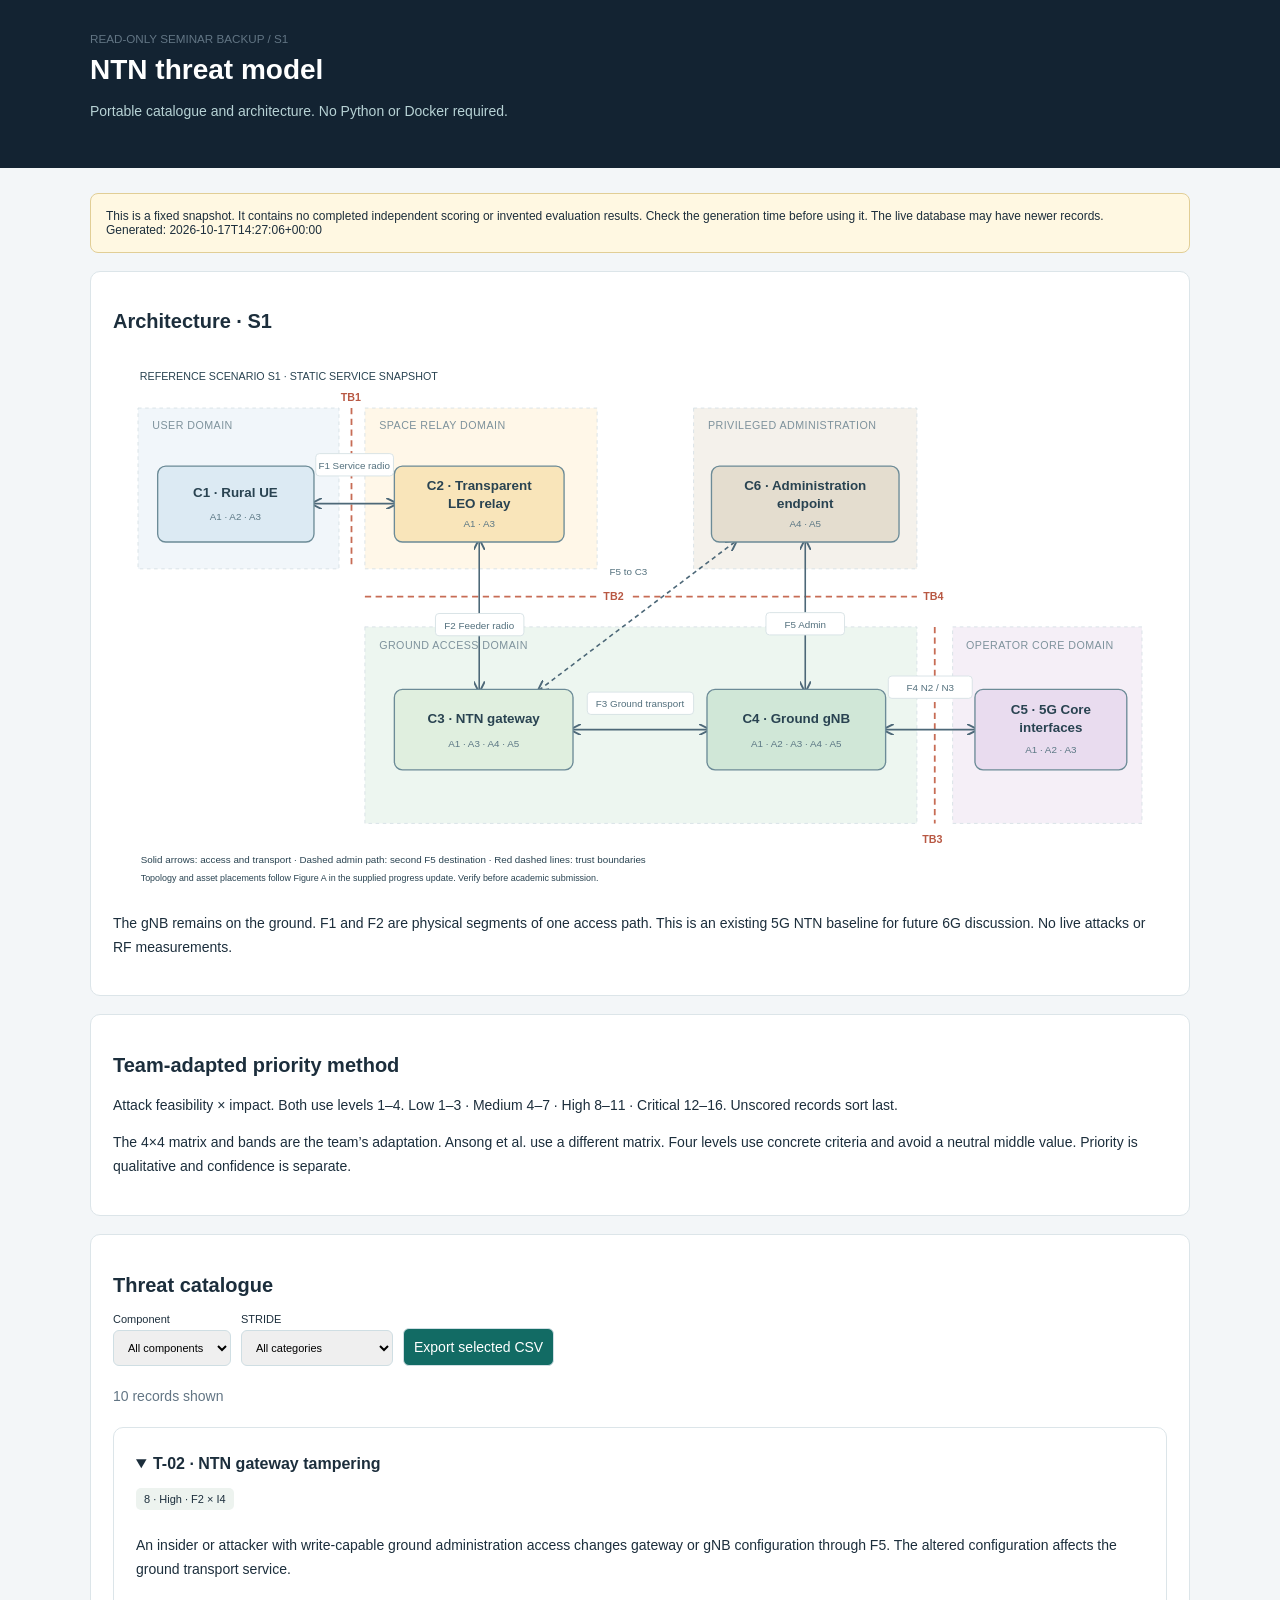
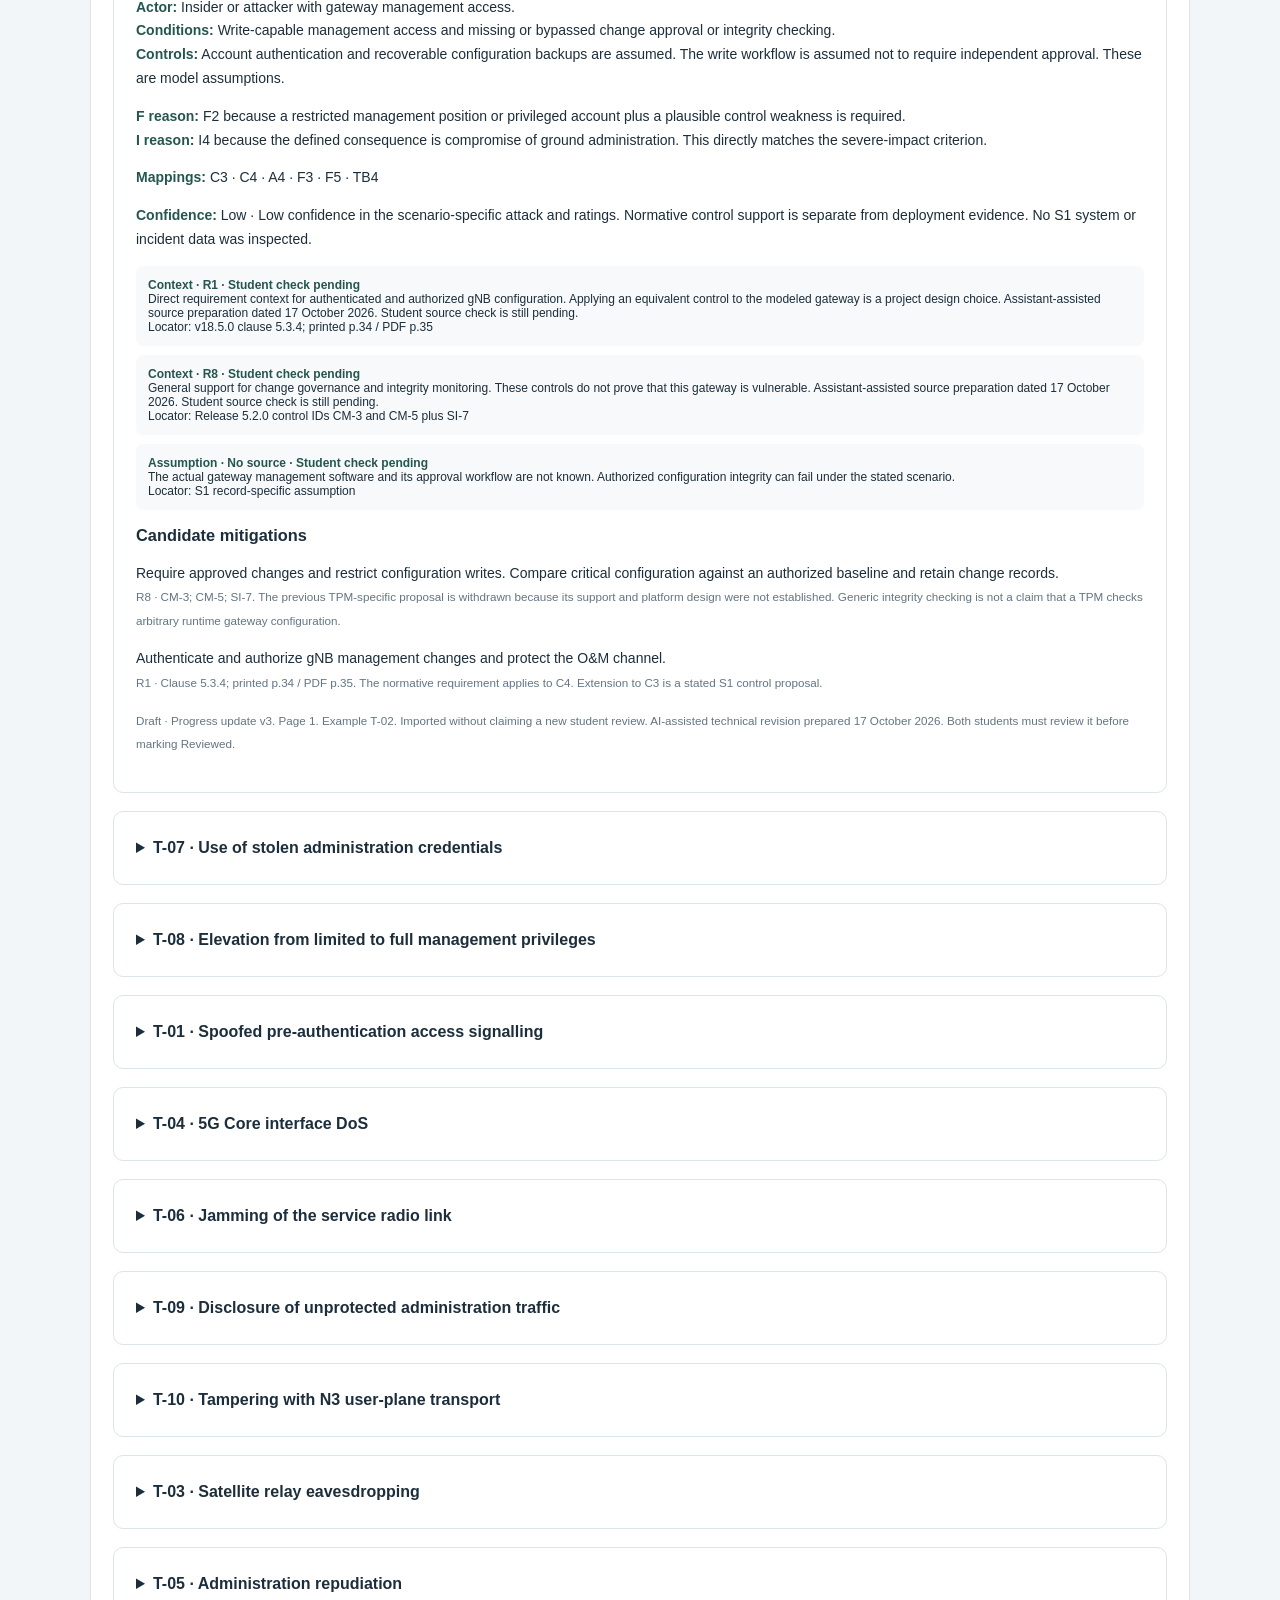
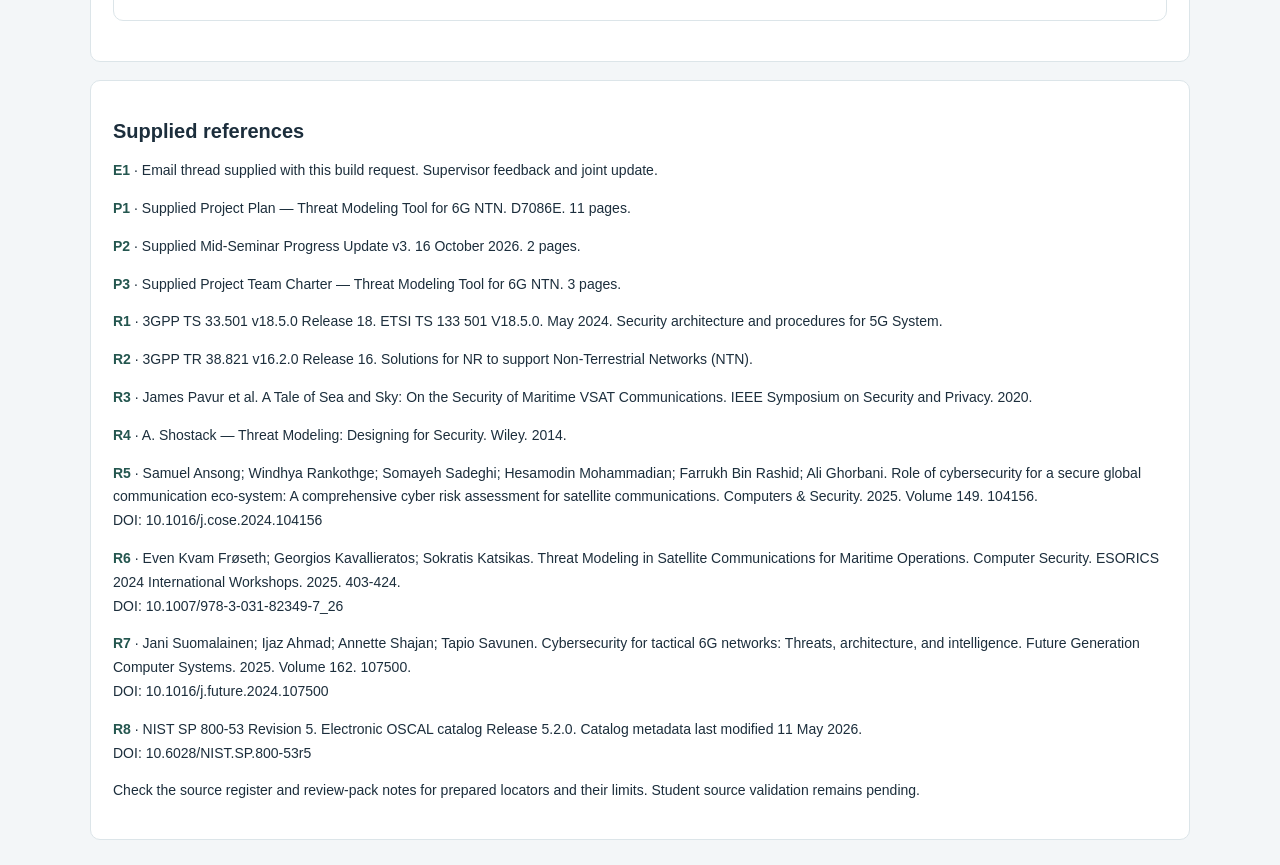
<file: review_pack/assets/offline-viewer.html>
<!doctype html><html lang="en"><meta charset="utf-8"><meta name="viewport" content="width=device-width, initial-scale=1"><title>S1 NTN · Offline backup</title>
<style>body{font:14px "Segoe UI",Arial,sans-serif;color:#1c2e3c;background:#f3f6f8;margin:0}header{background:#132332;color:white;padding:30px max(24px,calc((100vw - 1100px)/2))}header p{color:#b7d2d5}main{max-width:1100px;margin:25px auto;padding:0 22px}h1{font-size:28px;margin:8px 0}h2{font-size:20px}p{line-height:1.7}.notice{background:#fff8e2;border:1px solid #e1ce96;padding:15px;border-radius:8px;font-size:12px}section,article{background:white;border:1px solid #dce5e9;border-radius:10px;padding:22px;margin:18px 0}svg{width:100%;height:auto}select,input,button{font:inherit;padding:10px;border:1px solid #cfdee3;border-radius:6px;margin:5px 10px 5px 0}button{background:#126b64;color:white;cursor:pointer}label{font-size:11px;display:inline-block}summary{cursor:pointer;font-size:16px;font-weight:600;padding:5px 0}small{color:#627584}b{color:#24564f}.badge{font-size:11px;background:#edf3ef;border-radius:5px;padding:5px 8px;display:inline-block;margin:10px 0}.evidence{background:#f7f9fa;padding:12px;border-radius:7px;font-size:12px;margin-top:9px}.muted{color:#627584}a{color:#126b64}table{border-collapse:collapse;width:100%}td,th{text-align:left;border-bottom:1px solid #ddd;padding:12px;font-size:12px}@media print{header{background:white;color:black}button,input,select{display:none}article,section{break-inside:avoid}}</style>
<header><small>READ-ONLY SEMINAR BACKUP / S1</small><h1>NTN threat model</h1><p>Portable catalogue and architecture. No Python or Docker required.</p></header><main>
<div class="notice">This is a fixed snapshot. It contains no completed independent scoring or invented evaluation results. Check the generation time before using it. The live database may have newer records.<br>Generated: 2026-10-17T14:27:06+00:00</div>
<section><h2>Architecture · S1</h2><svg xmlns="http://www.w3.org/2000/svg" width="1180" height="610" viewBox="0 0 1180 610" role="img" aria-labelledby="title desc">
  <title id="title">S1 transparent LEO NTN reference architecture</title>
  <desc id="desc">Six components connected by five flow groups. Four trust boundaries divide the domains. The transparent satellite relays signals to a ground gNB through a gateway. Administration manages both ground components.</desc>
  <defs>
    <marker id="arrow" markerWidth="7" markerHeight="7" refX="5" refY="3.5" orient="auto-start-reverse"><path d="M0 0L7 3.5L0 7" fill="none" stroke="#4d6878" stroke-width="1.2"/></marker>
    <style>text{font-family:Arial,sans-serif;fill:#294351}.domain{stroke:#d7e1e6;stroke-dasharray:4 4}.domain-name{font-size:12px;fill:#7e929c;letter-spacing:.5px}.node{stroke:#6c8b97;stroke-width:1.5;rx:9}.node-title{font-size:15px;font-weight:700;text-anchor:middle}.asset{font-size:11px;fill:#5b7784;text-anchor:middle}.flow{stroke:#4d6878;stroke-width:1.8;fill:none;marker-start:url(#arrow);marker-end:url(#arrow)}.boundary{stroke:#c76c55;stroke-width:2;stroke-dasharray:7 5}.boundary-label{font-size:12px;fill:#b85843;font-weight:700}.label-box{fill:white;stroke:#d6e1e5;rx:4}.flow-label{font-size:11px;text-anchor:middle;fill:#53707d}</style>
  </defs>
  <rect width="1180" height="610" fill="#fff"/>
  <text x="30" y="34" font-size="12" fill="#637d8b">REFERENCE SCENARIO S1 · STATIC SERVICE SNAPSHOT</text>
  <rect class="domain" x="28" y="65" width="225" height="180" fill="#f1f6fa"/>
  <text class="domain-name" x="44" y="88">USER DOMAIN</text>
  <rect class="domain" x="282" y="65" width="260" height="180" fill="#fff7e8"/>
  <text class="domain-name" x="298" y="88">SPACE RELAY DOMAIN</text>
  <rect class="domain" x="650" y="65" width="250" height="180" fill="#f4f1eb"/>
  <text class="domain-name" x="666" y="88">PRIVILEGED ADMINISTRATION</text>
  <rect class="domain" x="282" y="310" width="618" height="220" fill="#edf6f0"/>
  <text class="domain-name" x="298" y="335">GROUND ACCESS DOMAIN</text>
  <rect class="domain" x="940" y="310" width="212" height="220" fill="#f5eff7"/>
  <text class="domain-name" x="955" y="335">OPERATOR CORE DOMAIN</text>
  <path class="boundary" d="M267 65V245"/>
  <text class="boundary-label" x="255" y="57">TB1</text>
  <path class="boundary" d="M282 276H542"/>
  <text class="boundary-label" x="549" y="280">TB2</text>
  <path class="boundary" d="M920 310V530"/>
  <text class="boundary-label" x="906" y="552">TB3</text>
  <path class="boundary" d="M582 276H900"/>
  <text class="boundary-label" x="907" y="280">TB4</text>
  <path class="flow" d="M225 172H315"/>
  <rect class="label-box" x="227" y="116" width="87" height="25"/>
  <text class="flow-label" x="270" y="133">F1 Service radio</text>
  <path class="flow" d="M410 215V380"/>
  <rect class="label-box" x="361" y="295" width="99" height="25"/>
  <text class="flow-label" x="410" y="312">F2 Feeder radio</text>
  <path class="flow" d="M515 425H665"/>
  <rect class="label-box" x="531" y="383" width="119" height="25"/>
  <text class="flow-label" x="590" y="400">F3 Ground transport</text>
  <path class="flow" d="M865 425H965"/>
  <rect class="label-box" x="868" y="365" width="94" height="25"/>
  <text class="flow-label" x="915" y="382">F4 N2 / N3</text>
  <path class="flow" d="M775 215V380"/>
  <path class="flow" stroke-dasharray="5 4" d="M696 215L478 380"/>
  <rect class="label-box" x="731" y="294" width="88" height="25"/>
  <text class="flow-label" x="775" y="311">F5 Admin</text>
  <text class="flow-label" x="577" y="252">F5 to C3</text>
  <rect class="node" x="50" y="130" width="175" height="85" fill="#dceaf3"/>
  <text class="node-title" x="137" y="165">C1 · Rural UE</text>
  <text class="asset" x="137" y="190">A1 · A2 · A3</text>
  <rect class="node" x="315" y="130" width="190" height="85" fill="#f9e5ba"/>
  <text class="node-title" x="410" y="157">C2 · Transparent</text>
  <text class="node-title" x="410" y="177">LEO relay</text>
  <text class="asset" x="410" y="198">A1 · A3</text>
  <rect class="node" x="670" y="130" width="210" height="85" fill="#e4ddcf"/>
  <text class="node-title" x="775" y="157">C6 · Administration</text>
  <text class="node-title" x="775" y="177">endpoint</text>
  <text class="asset" x="775" y="198">A4 · A5</text>
  <rect class="node" x="315" y="380" width="200" height="90" fill="#e0efdf"/>
  <text class="node-title" x="415" y="418">C3 · NTN gateway</text>
  <text class="asset" x="415" y="445">A1 · A3 · A4 · A5</text>
  <rect class="node" x="665" y="380" width="200" height="90" fill="#d0e7d7"/>
  <text class="node-title" x="765" y="418">C4 · Ground gNB</text>
  <text class="asset" x="765" y="445">A1 · A2 · A3 · A4 · A5</text>
  <rect class="node" x="965" y="380" width="170" height="90" fill="#e9dcef"/>
  <text class="node-title" x="1050" y="408">C5 · 5G Core</text>
  <text class="node-title" x="1050" y="428">interfaces</text>
  <text class="asset" x="1050" y="451">A1 · A2 · A3</text>
  <text x="31" y="574" font-size="11" fill="#6c8591">Solid arrows: access and transport · Dashed admin path: second F5 destination · Red dashed lines: trust boundaries</text>
  <text x="31" y="595" font-size="10" fill="#8b9da7">Topology and asset placements follow Figure A in the supplied progress update. Verify before academic submission.</text>
</svg>
<p>The gNB remains on the ground. F1 and F2 are physical segments of one access path. This is an existing 5G NTN baseline for future 6G discussion. No live attacks or RF measurements.</p></section>
<section><h2>Team-adapted priority method</h2><p>Attack feasibility × impact. Both use levels 1–4. Low 1–3 · Medium 4–7 · High 8–11 · Critical 12–16. Unscored records sort last.</p><p>The 4×4 matrix and bands are the team’s adaptation. Ansong et al. use a different matrix. Four levels use concrete criteria and avoid a neutral middle value. Priority is qualitative and confidence is separate.</p></section>
<section><h2>Threat catalogue</h2><label>Component<br><select id="component"><option value="">All components</option></select></label><label>STRIDE<br><select id="stride"><option value="">All categories</option></select></label><button id="export">Export selected CSV</button><p id="count" class="muted"></p><div id="records"></div></section>
<section><h2>Supplied references</h2><div id="sources"></div><p>Check the source register and review-pack notes for prepared locators and their limits. Student source validation remains pending.</p></section></main>
<script>const data={"threats": [{"id": "T-02", "scenario": "S1", "title": "NTN gateway tampering", "stride": "Tampering", "description": "An insider or attacker with write-capable ground administration access changes gateway or gNB configuration through F5. The altered configuration affects the ground transport service.", "actor": "Insider or attacker with gateway management access.", "conditions": "Write-capable management access and missing or bypassed change approval or integrity checking.", "controls": "Account authentication and recoverable configuration backups are assumed. The write workflow is assumed not to require independent approval. These are model assumptions.", "consequence": "Unauthorized changes compromise the selected ground administration configuration.", "feasibility": 2, "impact": 4, "feasibility_reason": "F2 because a restricted management position or privileged account plus a plausible control weakness is required.", "impact_reason": "I4 because the defined consequence is compromise of ground administration. This directly matches the severe-impact criterion.", "confidence": "Low", "confidence_reason": "Low confidence in the scenario-specific attack and ratings. Normative control support is separate from deployment evidence. No S1 system or incident data was inspected.", "review_status": "Draft", "reviewer": "", "review_date": "", "origin": "Progress update v3. Page 1. Example T-02. Imported without claiming a new student review. AI-assisted technical revision prepared 17 October 2026. Both students must review it before marking Reviewed.", "limitations": "Conditional S1 threat-model candidate. Ratings assume the stated access and control weakness. No successful attack or measured frequency is claimed. Shared-user effects apply only where explicitly assumed.", "revision": 2, "updated_at": "2026-10-17T14:27:06+00:00", "components": ["C3", "C4"], "assets": ["A4"], "flows": ["F3", "F5"], "boundaries": ["TB4"], "evidence": [{"reference_id": "R1", "basis": "Context", "locator": "v18.5.0 clause 5.3.4; printed p.34 / PDF p.35", "checked": false, "checked_by": "", "checked_date": "", "note": "Direct requirement context for authenticated and authorized gNB configuration. Applying an equivalent control to the modeled gateway is a project design choice. Assistant-assisted source preparation dated 17 October 2026. Student source check is still pending."}, {"reference_id": "R8", "basis": "Context", "locator": "Release 5.2.0 control IDs CM-3 and CM-5 plus SI-7", "checked": false, "checked_by": "", "checked_date": "", "note": "General support for change governance and integrity monitoring. These controls do not prove that this gateway is vulnerable. Assistant-assisted source preparation dated 17 October 2026. Student source check is still pending."}, {"reference_id": null, "basis": "Assumption", "locator": "S1 record-specific assumption", "checked": false, "checked_by": "", "checked_date": "", "note": "The actual gateway management software and its approval workflow are not known. Authorized configuration integrity can fail under the stated scenario."}], "mitigations": [{"text": "Require approved changes and restrict configuration writes. Compare critical configuration against an authorized baseline and retain change records.", "reference_id": "R8", "note": "CM-3; CM-5; SI-7. The previous TPM-specific proposal is withdrawn because its support and platform design were not established. Generic integrity checking is not a claim that a TPM checks arbitrary runtime gateway configuration."}, {"text": "Authenticate and authorize gNB management changes and protect the O&M channel.", "reference_id": "R1", "note": "Clause 5.3.4; printed p.34 / PDF p.35. The normative requirement applies to C4. Extension to C3 is a stated S1 control proposal."}], "score": 8, "band": "High"}, {"id": "T-07", "scenario": "S1", "title": "Use of stolen administration credentials", "stride": "Spoofing", "description": "An attacker obtains valid credentials and reaches the administration interface to change important ground configuration.", "actor": "Attacker holding stolen administration credentials.", "conditions": "Valid credentials and a reachable administration interface.", "controls": "Password-based account authentication and a restricted management network are assumed. Independent MFA is absent in this conditional scenario.", "consequence": "The plan assumes important configuration changes could interrupt the selected service.", "feasibility": 2, "impact": 4, "feasibility_reason": "F2 because both compromised privileged credentials and a reachable restricted management interface are required. The scenario assumes no independent second factor.", "impact_reason": "I4 because use of the stolen write-capable identity compromises selected ground administration.", "confidence": "Low", "confidence_reason": "Low confidence in the scenario-specific attack and ratings. Normative control support is separate from deployment evidence. No S1 system or incident data was inspected.", "review_status": "Draft", "reviewer": "", "review_date": "", "origin": "Project plan pages 5–6. Original T02 renamed to avoid collision with progress-update IDs. AI-assisted technical revision prepared 17 October 2026. Both students must review it before marking Reviewed.", "limitations": "Conditional S1 threat-model candidate. Ratings assume the stated access and control weakness. No successful attack or measured frequency is claimed. Shared-user effects apply only where explicitly assumed.", "revision": 2, "updated_at": "2026-10-17T14:27:06+00:00", "components": ["C3", "C4", "C6"], "assets": ["A3", "A4", "A5"], "flows": ["F5"], "boundaries": ["TB4"], "evidence": [{"reference_id": "R1", "basis": "Context", "locator": "v18.5.0 clause 5.3.4; printed p.34 / PDF p.35", "checked": false, "checked_by": "", "checked_date": "", "note": "Management authentication and authorization context for the gNB. Assistant-assisted source preparation dated 17 October 2026. Student source check is still pending."}, {"reference_id": "R8", "basis": "Context", "locator": "Release 5.2.0 control IDs IA-2(1); IA-5; AC-6", "checked": false, "checked_by": "", "checked_date": "", "note": "Supports stronger privileged authentication and credential handling. It does not prove credential theft has occurred. Assistant-assisted source preparation dated 17 October 2026. Student source check is still pending."}, {"reference_id": null, "basis": "Assumption", "locator": "S1 record-specific assumption", "checked": false, "checked_by": "", "checked_date": "", "note": "A write-capable account is compromised and the actor can reach F5. No second factor prevents replay in this scenario."}], "mitigations": [{"text": "Use independent MFA for privileged accounts and revoke compromised authenticators. Limit each management identity to necessary permissions.", "reference_id": "R8", "note": "IA-2(1); IA-5; AC-6. Candidate design control only. No mitigation was deployed or tested in S1."}], "score": 8, "band": "High"}, {"id": "T-08", "scenario": "S1", "title": "Elevation from limited to full management privileges", "stride": "Elevation of Privilege", "description": "A valid limited management identity performs a configuration action outside its assigned permissions because an authorization check is missing or incorrect.", "actor": "Actor with a valid low-privilege management identity.", "conditions": "Reachability of F5 and an assumed authorization defect. Theft of an existing full-administrator identity is not required.", "controls": "Account authentication and named roles exist. Per-action authorization is assumed defective for the selected action.", "consequence": "The actor gains the ability to change protected ground administration configuration.", "feasibility": 2, "impact": 4, "feasibility_reason": "F2 because restricted management access and an unconfirmed authorization weakness are required.", "impact_reason": "I4 because the conditional result is compromise of ground administration.", "confidence": "Low", "confidence_reason": "Low scenario-specific confidence. The mechanism is a conditional model inference from documented protection needs. No corresponding S1 deployment weakness was observed.", "review_status": "Draft", "reviewer": "", "review_date": "", "origin": "New AI-assisted S1 candidate prepared 17 October 2026. Student source and technical reviews are pending.", "limitations": "Conditional control-failure scenario. It is distinct from the other records by its actor permission or affected path and asset. No successful exploit or incident frequency was measured.", "revision": 1, "updated_at": "2026-10-17T14:27:06+00:00", "components": ["C3", "C4", "C6"], "assets": ["A4", "A5"], "flows": ["F5"], "boundaries": ["TB4"], "evidence": [{"reference_id": "R1", "basis": "Context", "locator": "v18.5.0 clause 5.3.4; printed p.34 / PDF p.35", "checked": false, "checked_by": "", "checked_date": "", "note": "Configuration actions need authorization. A compliant check would block the proposed escalation. Assistant-assisted source preparation dated 17 October 2026. Student source check is still pending."}, {"reference_id": "R8", "basis": "Context", "locator": "Release 5.2.0 controls AC-3 and AC-6", "checked": false, "checked_by": "", "checked_date": "", "note": "Supports the separation between identifying an account and restricting its permissions. Assistant-assisted source preparation dated 17 October 2026. Student source check is still pending."}, {"reference_id": null, "basis": "Assumption", "locator": "S1 record-specific assumption", "checked": false, "checked_by": "", "checked_date": "", "note": "A specific per-action authorization defect is postulated. Its existence has not been demonstrated."}], "mitigations": [{"text": "Enforce authorization for every management action and restrict each role to its required capabilities. Test denied operations as well as allowed ones.", "reference_id": "R8", "note": "AC-3; AC-6. Candidate design control only. No mitigation was deployed or tested in S1."}], "score": 8, "band": "High"}, {"id": "T-01", "scenario": "S1", "title": "Spoofed pre-authentication access signalling", "stride": "Spoofing", "description": "A local transmitter imitates access signalling before a protected session is established. The candidate concerns disruption of attachment. Successful impersonation after mutual authentication is not claimed.", "actor": "External actor with suitable transmitting equipment and protocol knowledge.", "conditions": "Radio proximity and a suitable transmitter plus an assumed pre-authentication handling weakness. The weakness has not been demonstrated for a selected NR implementation.", "controls": "Primary authentication and applicable signalling integrity are assumed effective after security activation. The proposed threat is limited to the earlier access stage.", "consequence": "The assumed effect is repeated attachment disruption for nearby users of the shared service. Subscriber keys and protected sessions are not assumed compromised.", "feasibility": 2, "impact": 3, "feasibility_reason": "F2 is a conditional estimate because specialist radio access and an unconfirmed pre-authentication weakness are required. It is not evidence of a practical bypass.", "impact_reason": "I3 assumes several nearby users of the shared service experience attachment disruption. If only one UE is affected then this score must be reduced.", "confidence": "Low", "confidence_reason": "Low confidence in the scenario-specific attack and ratings. Normative control support is separate from deployment evidence. No S1 system or incident data was inspected.", "review_status": "Draft", "reviewer": "", "review_date": "", "origin": "Progress update v3. Page 1. Example T-01. Imported without claiming a new student review. AI-assisted technical revision prepared 17 October 2026. Both students must review it before marking Reviewed.", "limitations": "Conditional S1 threat-model candidate. Ratings assume the stated access and control weakness. No successful attack or measured frequency is claimed. Shared-user effects apply only where explicitly assumed.", "revision": 2, "updated_at": "2026-10-17T14:27:06+00:00", "components": ["C1", "C2"], "assets": ["A2", "A3"], "flows": ["F1"], "boundaries": ["TB1"], "evidence": [{"reference_id": "R1", "basis": "Context", "locator": "v18.5.0 clause 5.1.2; printed p.30 / PDF p.31; clause 5.3.3; printed p.33 / PDF p.34", "checked": false, "checked_by": "", "checked_date": "", "note": "Authentication and signalling-protection context. The source does not establish the hypothesized pre-authentication exploit. Assistant-assisted source preparation dated 17 October 2026. Student source check is still pending."}, {"reference_id": null, "basis": "Assumption", "locator": "S1 record-specific assumption", "checked": false, "checked_by": "", "checked_date": "", "note": "The selected pre-authentication weakness and the several-user effect are hypotheses for review. Reject or leave unscored if neither student can justify this conditional path."}], "mitigations": [{"text": "Apply primary authentication and the required signalling integrity checks. Review handling of unprotected access messages.", "reference_id": "R1", "note": "Clauses 5.1.2 and 5.3.3. The standard supports authentication and integrity controls. It does not say that every access request is digitally signed. Exact pre-authentication mitigation remains implementation-dependent."}], "score": 6, "band": "Medium"}, {"id": "T-04", "scenario": "S1", "title": "5G Core interface DoS", "stride": "Denial of Service", "description": "An attacker floods signalling or user traffic towards the selected core path.", "actor": "Attacker with a path towards the core interfaces.", "conditions": "Access to an accepted core-facing traffic path and an assumed policing or capacity weakness. Unauthenticated traffic is not assumed able to bypass every interface control.", "controls": "Peer protection and partial traffic policing are assumed. The candidate asks what happens when admitted traffic exceeds the selected service capacity.", "consequence": "Disruption affecting several users of the shared service.", "feasibility": 2, "impact": 3, "feasibility_reason": "F2 because the actor needs a privileged or otherwise accepted route into the selected core-facing path plus a policing weakness.", "impact_reason": "I3 assumes temporary degradation for several users sharing S1. It does not claim sustained operator-wide failure.", "confidence": "Low", "confidence_reason": "Low confidence in the scenario-specific attack and ratings. Normative control support is separate from deployment evidence. No S1 system or incident data was inspected.", "review_status": "Draft", "reviewer": "", "review_date": "", "origin": "Progress update v3. Page 1. Example T-04. Imported without claiming a new student review. AI-assisted technical revision prepared 17 October 2026. Both students must review it before marking Reviewed.", "limitations": "Conditional S1 threat-model candidate. Ratings assume the stated access and control weakness. No successful attack or measured frequency is claimed. Shared-user effects apply only where explicitly assumed.", "revision": 2, "updated_at": "2026-10-17T14:27:06+00:00", "components": ["C4", "C5"], "assets": ["A3"], "flows": ["F4"], "boundaries": ["TB3"], "evidence": [{"reference_id": "R1", "basis": "Context", "locator": "v18.5.0 clauses 9.2 and 9.3; printed p.156 / PDF p.157", "checked": false, "checked_by": "", "checked_date": "", "note": "Defines the selected N2 and N3 protection context. It does not establish a flood path or capacity threshold. Assistant-assisted source preparation dated 17 October 2026. Student source check is still pending."}, {"reference_id": "R8", "basis": "Context", "locator": "Release 5.2.0 control IDs SC-5 and SI-4", "checked": false, "checked_by": "", "checked_date": "", "note": "General support for traffic-related DoS controls and monitoring. Assistant-assisted source preparation dated 17 October 2026. Student source check is still pending."}, {"reference_id": null, "basis": "Assumption", "locator": "S1 record-specific assumption", "checked": false, "checked_by": "", "checked_date": "", "note": "The accepted traffic path and saturation condition are scenario hypotheses. No traffic-volume test was run."}], "mitigations": [{"text": "Apply ingress traffic policing and monitor abnormal load at the relevant ground and core-facing interfaces.", "reference_id": "R8", "note": "SC-5; SI-4. Choose actual thresholds from the deployment. Protecting radio capacity and protecting core transport capacity are different tasks."}], "score": 6, "band": "Medium"}, {"id": "T-06", "scenario": "S1", "title": "Jamming of the service radio link", "stride": "Denial of Service", "description": "Interference on the service radio link may disrupt the selected shared access service.", "actor": "Attacker with access to the relevant radio environment.", "conditions": "Suitable interference equipment and a suitable location.", "controls": "Protocol authentication and payload ciphering are assumed. No validated anti-jam waveform or diverse access path is assumed.", "consequence": "The plan assumes disruption for several users sharing the affected service.", "feasibility": 2, "impact": 3, "feasibility_reason": "F2 because suitable interference equipment and access to the relevant local radio environment are required. Power and range are not estimated.", "impact_reason": "I3 assumes several nearby users sharing the affected service experience temporary radio-access disruption. A one-UE-only effect would justify a lower impact.", "confidence": "Low", "confidence_reason": "Low confidence in the scenario-specific attack and ratings. Normative control support is separate from deployment evidence. No S1 system or incident data was inspected.", "review_status": "Draft", "reviewer": "", "review_date": "", "origin": "Project plan pages 5–6. Original T01 renamed to avoid collision with progress-update IDs. AI-assisted technical revision prepared 17 October 2026. Both students must review it before marking Reviewed.", "limitations": "Conditional S1 threat-model candidate. Ratings assume the stated access and control weakness. No successful attack or measured frequency is claimed. Shared-user effects apply only where explicitly assumed.", "revision": 2, "updated_at": "2026-10-17T14:27:06+00:00", "components": ["C1", "C2"], "assets": ["A3"], "flows": ["F1"], "boundaries": ["TB1"], "evidence": [{"reference_id": "R8", "basis": "Context", "locator": "Release 5.2.0 controls SC-40 and SC-40(1)", "checked": false, "checked_by": "", "checked_date": "", "note": "Identifies hostile wireless signal interference as a control concern. It does not quantify feasibility for this LEO radio profile. Assistant-assisted source preparation dated 17 October 2026. Student source check is still pending."}, {"reference_id": "P1", "basis": "Context", "locator": "Project plan pp.5–6", "checked": false, "checked_by": "", "checked_date": "", "note": "The original jamming candidate and its local-access assumptions. Its old likelihood rating has been reassessed rather than relabelled."}, {"reference_id": null, "basis": "Assumption", "locator": "S1 record-specific assumption", "checked": false, "checked_by": "", "checked_date": "", "note": "Interference reaches nearby users of the modeled shared service. No operator-wide satellite outage is assumed."}], "mitigations": [{"text": "Assess compatible interference protection and monitoring plus an alternate service path. Confirm any radio countermeasure against the actual NR profile.", "reference_id": "R8", "note": "SC-40; SC-40(1). The cited enhancement discusses anti-jam waveform protection. Ordinary user-payload encryption alone is not an anti-jamming result. Profile compatibility remains unverified."}], "score": 6, "band": "Medium"}, {"id": "T-09", "scenario": "S1", "title": "Disclosure of unprotected administration traffic", "stride": "Information Disclosure", "description": "An on-path observer reads sensitive credentials or configuration when the F5 management channel lacks effective confidentiality.", "actor": "Actor with on-path access to the restricted management transport.", "conditions": "Access to the management path plus an absent or failed protected channel. Properly functioning protected transport would prevent the stated content exposure.", "controls": "Account authentication is assumed. Channel confidentiality is deliberately treated as a failed control for this conditional record.", "consequence": "Sensitive configuration or management credentials are disclosed. Subsequent takeover is not counted as an already achieved consequence.", "feasibility": 2, "impact": 3, "feasibility_reason": "F2 because a restricted on-path position and a channel-protection failure are required.", "impact_reason": "I3 because the stated consequence is exposure of sensitive configuration or credentials. It does not assume completed administration takeover.", "confidence": "Low", "confidence_reason": "Low scenario-specific confidence. The mechanism is a conditional model inference from documented protection needs. No corresponding S1 deployment weakness was observed.", "review_status": "Draft", "reviewer": "", "review_date": "", "origin": "New AI-assisted S1 candidate prepared 17 October 2026. Student source and technical reviews are pending.", "limitations": "Conditional control-failure scenario. It is distinct from the other records by its actor permission or affected path and asset. No successful exploit or incident frequency was measured.", "revision": 1, "updated_at": "2026-10-17T14:27:06+00:00", "components": ["C3", "C4", "C6"], "assets": ["A4"], "flows": ["F5"], "boundaries": ["TB4"], "evidence": [{"reference_id": "R1", "basis": "Context", "locator": "v18.5.0 clause 5.3.4; printed p.34 / PDF p.35", "checked": false, "checked_by": "", "checked_date": "", "note": "Protected gNB O&M communications are required. This is a failed-control scenario rather than a claim about a compliant deployment. Assistant-assisted source preparation dated 17 October 2026. Student source check is still pending."}, {"reference_id": "R8", "basis": "Context", "locator": "Release 5.2.0 control SC-8", "checked": false, "checked_by": "", "checked_date": "", "note": "Supports protection of data while it crosses a channel. Assistant-assisted source preparation dated 17 October 2026. Student source check is still pending."}, {"reference_id": null, "basis": "Assumption", "locator": "S1 record-specific assumption", "checked": false, "checked_by": "", "checked_date": "", "note": "F5 carries sensitive management content and its protection fails. No such failure was observed."}], "mitigations": [{"text": "Protect the management channel with authenticated transport encryption and validate its peer identity and policy. Reject unprotected fallback.", "reference_id": "R1", "note": "Clause 5.3.4; printed p.34 / PDF p.35. The clause gives the gNB protection requirement. The equivalent gateway policy is an S1 proposal."}], "score": 6, "band": "Medium"}, {"id": "T-10", "scenario": "S1", "title": "Tampering with N3 user-plane transport", "stride": "Tampering", "description": "An actor on the core-facing transport modifies admitted user-plane traffic when integrity protection on the selected N3 path is absent or ineffective.", "actor": "Actor with on-path access to the ground core-facing transport.", "conditions": "An on-path position and failed transport-integrity enforcement. With effective protected N3 transport the proposed modification would be rejected.", "controls": "Peer association is assumed. Integrity protection is deliberately treated as failed for this conditional record.", "consequence": "Traffic integrity is lost for several users assumed to share the selected S1 core-facing path. Full core internals remain outside the model.", "feasibility": 2, "impact": 3, "feasibility_reason": "F2 because restricted transport access and a failed protection control are both required.", "impact_reason": "I3 assumes several users of the shared service are affected by modified traffic. It does not assume an operator-wide or sustained outage.", "confidence": "Low", "confidence_reason": "Low scenario-specific confidence. The mechanism is a conditional model inference from documented protection needs. No corresponding S1 deployment weakness was observed.", "review_status": "Draft", "reviewer": "", "review_date": "", "origin": "New AI-assisted S1 candidate prepared 17 October 2026. Student source and technical reviews are pending.", "limitations": "Conditional control-failure scenario. It is distinct from the other records by its actor permission or affected path and asset. No successful exploit or incident frequency was measured.", "revision": 1, "updated_at": "2026-10-17T14:27:06+00:00", "components": ["C4", "C5"], "assets": ["A1"], "flows": ["F4"], "boundaries": ["TB3"], "evidence": [{"reference_id": "R1", "basis": "Context", "locator": "v18.5.0 clauses 9.1.2 and 9.3; printed pp.155–156 / PDF pp.156–157", "checked": false, "checked_by": "", "checked_date": "", "note": "Documents N3 transport protection and the implementation profile. The source does not claim the selected deployment has failed protection. Assistant-assisted source preparation dated 17 October 2026. Student source check is still pending."}, {"reference_id": null, "basis": "Assumption", "locator": "S1 record-specific assumption", "checked": false, "checked_by": "", "checked_date": "", "note": "The attacker has the stated position and protected transport does not enforce integrity. Several users share the affected path. These are control-failure and shared-service assumptions."}], "mitigations": [{"text": "Apply the selected N3 protection policy and verify integrity and replay rejection. Use the required IPsec/IKE profile where cryptographic transport protection is selected.", "reference_id": "R1", "note": "Clauses 9.1.2 and 9.3; printed pp.155–156 / PDF pp.156–157. The specification also allows an operator decision about cryptographic use and a physically secured environment. Absence of an IPsec tunnel alone does not prove noncompliance or an exploitable path."}], "score": 6, "band": "Medium"}, {"id": "T-03", "scenario": "S1", "title": "Satellite relay eavesdropping", "stride": "Information Disclosure", "description": "A passive receiver in the footprint observes radio traffic. The record concerns metadata rather than decryption of ciphertext.", "actor": "Passive receiver in the satellite footprint.", "conditions": "Radio access and specialist receiving capability for the selected signal. No decryption key is assumed available.", "controls": "User-plane ciphering is assumed active.", "consequence": "Limited metadata exposure. Ciphertext is not assumed to be decrypted.", "feasibility": 2, "impact": 2, "feasibility_reason": "F2 is proposed because the selected NR signal and suitable receiver are unspecified. The maritime DVB-S2 equipment result is not enough to justify a commodity NR receiver claim.", "impact_reason": "I2 for limited visible traffic-pattern metadata under the assumed active ciphering. No plaintext recovery is assumed.", "confidence": "Low", "confidence_reason": "Low confidence in the scenario-specific attack and ratings. Normative control support is separate from deployment evidence. No S1 system or incident data was inspected.", "review_status": "Draft", "reviewer": "", "review_date": "", "origin": "Progress update v3. Page 1. Example T-03. Imported without claiming a new student review. AI-assisted technical revision prepared 17 October 2026. Both students must review it before marking Reviewed.", "limitations": "Conditional S1 threat-model candidate. Ratings assume the stated access and control weakness. No successful attack or measured frequency is claimed. Shared-user effects apply only where explicitly assumed.", "revision": 2, "updated_at": "2026-10-17T14:27:06+00:00", "components": ["C1", "C2", "C3"], "assets": ["A1"], "flows": ["F1", "F2"], "boundaries": ["TB1", "TB2"], "evidence": [{"reference_id": "R1", "basis": "Context", "locator": "v18.5.0 clause 5.3.2; printed p.33 / PDF p.34", "checked": false, "checked_by": "", "checked_date": "", "note": "The standard describes UE-to-gNB ciphering. Activation is policy-dependent. This record explicitly assumes ciphering is active. Assistant-assisted source preparation dated 17 October 2026. Student source check is still pending."}, {"reference_id": "R3", "basis": "Context", "locator": "Sections III.B and IV.A; author PDF pp.3–4", "checked": false, "checked_by": "", "checked_date": "", "note": "Observed maritime VSAT results use GEO and DVB-S2. They motivate exposure concerns but are not direct evidence for this NR LEO case. Assistant-assisted source preparation dated 17 October 2026. Student source check is still pending."}, {"reference_id": null, "basis": "Assumption", "locator": "S1 record-specific assumption", "checked": false, "checked_by": "", "checked_date": "", "note": "Which metadata the selected NR receiver can recover is not established. The proposed impact is limited to observable patterns."}], "mitigations": [{"text": "Keep applicable access ciphering enabled and use end-to-end protection for sensitive application data. Review metadata exposure separately.", "reference_id": "R1", "note": "Clause 5.3.2. The 3GPP clause supports access ciphering. End-to-end protection is an additional project recommendation. Payload encryption does not hide every traffic pattern. The unsupported frequency-hopping claim is removed."}], "score": 4, "band": "Medium"}, {"id": "T-05", "scenario": "S1", "title": "Administration repudiation", "stride": "Repudiation", "description": "A privileged operator denies changes or removes selected local administration records. The modeled consequence is a limited audit gap that temporarily disrupts change verification.", "actor": "Administrator or attacker with stolen administration credentials.", "conditions": "Permission to affect local audit records and no independently protected copy for the selected change period. The local C6 history represents changes to C3 and C4.", "controls": "Only local administration logs are assumed.", "consequence": "Temporary disruption of administrative investigation and change verification. Service loss and disclosure of sensitive configuration are not established by log loss alone.", "feasibility": 2, "impact": 2, "feasibility_reason": "F2 because privileged access to the relevant local records is required.", "impact_reason": "I2 is proposed for the explicitly limited and temporary disruption of administration work. The old I3 reason did not establish several-user service loss or sensitive-data exposure.", "confidence": "Low", "confidence_reason": "Low confidence in the scenario-specific attack and ratings. Normative control support is separate from deployment evidence. No S1 system or incident data was inspected.", "review_status": "Draft", "reviewer": "", "review_date": "", "origin": "Progress update v3. Page 1. Example T-05. Imported without claiming a new student review. AI-assisted technical revision prepared 17 October 2026. Both students must review it before marking Reviewed.", "limitations": "Conditional S1 threat-model candidate. Ratings assume the stated access and control weakness. No successful attack or measured frequency is claimed. Shared-user effects apply only where explicitly assumed.", "revision": 2, "updated_at": "2026-10-17T14:27:06+00:00", "components": ["C3", "C4", "C6"], "assets": ["A5"], "flows": ["F5"], "boundaries": ["TB4"], "evidence": [{"reference_id": "R8", "basis": "Context", "locator": "Release 5.2.0 control IDs AU-9; AU-9(2); AU-9(3); AU-10; AU-12", "checked": false, "checked_by": "", "checked_date": "", "note": "Supports protecting action evidence and placing protected records outside the affected component. It does not quantify the S1 consequence. Assistant-assisted source preparation dated 17 October 2026. Student source check is still pending."}, {"reference_id": null, "basis": "Assumption", "locator": "S1 record-specific assumption", "checked": false, "checked_by": "", "checked_date": "", "note": "Only the selected local change-history interval is affected. Temporary administrative disruption is the consequence used for I2. Reassess if broader irreversible loss is part of the agreed scenario."}], "mitigations": [{"text": "Keep protected remote audit copies with integrity protection and limit who can alter logging. Record attributable administrative actions.", "reference_id": "R8", "note": "AU-9; AU-9(2); AU-9(3); AU-10; AU-12. An append-only implementation or signed records may realize these aims. Neither was implemented or tested in the selected NTN system."}], "score": 4, "band": "Medium"}], "references": [{"id": "E1", "citation": "Email thread supplied with this build request. Supervisor feedback and joint update.", "kind": "Supplied email", "doi": "", "note": "Provided by the user. Requirements and provenance only. Not independent evidence for a real attack."}, {"id": "P1", "citation": "Supplied Project Plan — Threat Modeling Tool for 6G NTN. D7086E. 11 pages.", "kind": "Project document", "doi": "", "note": "Provided by the user. Requirements and provenance only. Not independent evidence for a real attack."}, {"id": "P2", "citation": "Supplied Mid-Seminar Progress Update v3. 16 October 2026. 2 pages.", "kind": "Project document", "doi": "", "note": "Provided by the user. Requirements and provenance only. Not independent evidence for a real attack."}, {"id": "P3", "citation": "Supplied Project Team Charter — Threat Modeling Tool for 6G NTN. 3 pages.", "kind": "Project document", "doi": "", "note": "Provided by the user. Requirements and provenance only. Not independent evidence for a real attack."}, {"id": "R1", "citation": "3GPP TS 33.501 v18.5.0 Release 18. ETSI TS 133 501 V18.5.0. May 2024. Security architecture and procedures for 5G System.", "kind": "Technical standard", "doi": "", "note": "URL: https://www.etsi.org/deliver/etsi_ts/133500_133599/133501/18.05.00_60/ts_133501v180500p.pdf\nAssistant located clauses 5.1.2 and 5.3.2–5.3.4 plus 9.2–9.3 on 17 October 2026. Printed pages 30 and 33–34 plus 156. PDF page numbers are one higher. These clauses specify controls. They do not prove an S1 exploit. Student validation remains pending."}, {"id": "R2", "citation": "3GPP TR 38.821 v16.2.0 Release 16. Solutions for NR to support Non-Terrestrial Networks (NTN).", "kind": "Technical report", "doi": "", "note": "URL: https://portal.etsi.org/webapp/workprogram/Report_WorkItem.asp?WKI_ID=68417\nEdition and title checked against the ETSI work-item record. The full report could not be retrieved in this session. No section or page support is claimed. Use the supplied Figure A for the selected model and complete the primary architecture check yourselves."}, {"id": "R3", "citation": "James Pavur et al. A Tale of Sea and Sky: On the Security of Maritime VSAT Communications. IEEE Symposium on Security and Privacy. 2020.", "kind": "Research paper", "doi": "", "note": "URL: https://www.cs.ox.ac.uk/files/11922/Pavur%20et%20al%20A%20tale%20of%20sea%20and%20sky.pdf\nAssistant checked the author-hosted paper on 17 October 2026. Sections III.B and IV.A describe GEO maritime VSAT and DVB-S2 equipment. This is context for radio exposure. It does not validate NR LEO receiver cost or decryptability. Student validation remains pending."}, {"id": "R4", "citation": "A. Shostack — Threat Modeling: Designing for Security. Wiley. 2014.", "kind": "Book", "doi": "", "note": "Bibliography retained from the supplied update. Full book and page-level support were not checked. Use as a general threat-modeling reference only. This entry does not establish TPM or operational mitigation support. Proposed replacements cite R8. Skipped legacy records may still need manual correction."}, {"id": "R5", "citation": "Samuel Ansong; Windhya Rankothge; Somayeh Sadeghi; Hesamodin Mohammadian; Farrukh Bin Rashid; Ali Ghorbani. Role of cybersecurity for a secure global communication eco-system: A comprehensive cyber risk assessment for satellite communications. Computers & Security. 2025. Volume 149. 104156.", "kind": "Research paper", "doi": "10.1016/j.cose.2024.104156", "note": "URL: https://doi.org/10.1016/j.cose.2024.104156\nPublisher-deposited title and authors plus publication details checked through Crossref on 17 October 2026. Full-text support for a specific S1 threat or rating is not claimed."}, {"id": "R6", "citation": "Even Kvam Frøseth; Georgios Kavallieratos; Sokratis Katsikas. Threat Modeling in Satellite Communications for Maritime Operations. Computer Security. ESORICS 2024 International Workshops. 2025. 403-424.", "kind": "Research paper", "doi": "10.1007/978-3-031-82349-7_26", "note": "URL: https://doi.org/10.1007/978-3-031-82349-7_26\nPublisher-deposited title and authors plus publication details checked through Crossref on 17 October 2026. Full-text support for a specific S1 threat or rating is not claimed."}, {"id": "R7", "citation": "Jani Suomalainen; Ijaz Ahmad; Annette Shajan; Tapio Savunen. Cybersecurity for tactical 6G networks: Threats, architecture, and intelligence. Future Generation Computer Systems. 2025. Volume 162. 107500.", "kind": "Research paper", "doi": "10.1016/j.future.2024.107500", "note": "URL: https://cris.vtt.fi/ws/portalfiles/portal/106665346/j.future.2024.107500.pdf\nAssistant checked section 3.1 on article pages 5–6 (PDF pages 6–7). It describes an 11-member Delphi panel with three rounds and five-level survey scales. The project’s two-student F/I agreement exercise is its own adaptation. It is not a replication of that study. Student validation remains pending."}, {"id": "R8", "citation": "NIST SP 800-53 Revision 5. Electronic OSCAL catalog Release 5.2.0. Catalog metadata last modified 11 May 2026.", "kind": "Security control catalog", "doi": "10.6028/NIST.SP.800-53r5", "note": "URL: https://raw.githubusercontent.com/usnistgov/oscal-content/main/nist.gov/SP800-53/rev5/json/NIST_SP-800-53_rev5_catalog.json\nOfficial NIST project: https://csrc.nist.gov/pubs/sp/800/53/r5/upd1/final\nAssistant checked exact control IDs on 17 October 2026. Control IDs are locators rather than PDF page claims. The catalog supports candidate controls and general mechanisms. It does not demonstrate an S1 attack. Student validation remains pending."}], "csv_fields": ["id", "scenario", "title", "description", "stride", "feasibility", "impact", "score", "band", "feasibility_reason", "impact_reason", "confidence", "confidence_reason", "components", "assets", "flows", "boundaries", "actor", "conditions", "controls", "consequence", "evidence", "mitigations", "review_status", "reviewer", "review_date", "origin", "limitations", "revision"]};
const e=x=>String(x??'').replace(/[&<>"']/g,c=>({'&':'&amp;','<':'&lt;','>':'&gt;','"':'&quot;',"'":'&#39;'}[c]));
const selected=()=>data.threats.filter(t=>(!component.value||t.components.includes(component.value))&&(!stride.value||t.stride===stride.value));
const component=document.getElementById('component'),stride=document.getElementById('stride');
for(const id of ['C1','C2','C3','C4','C5','C6'])component.add(new Option(id,id));
for(const s of ['Spoofing','Tampering','Repudiation','Information Disclosure','Denial of Service','Elevation of Privilege'])stride.add(new Option(s,s));
function render(){const items=selected();document.getElementById('count').textContent=items.length+' records shown';document.getElementById('records').innerHTML=items.map(t=>`<article><details ${t.id==='T-02'?'open':''}><summary>${e(t.id)} · ${e(t.title)}</summary><div class="badge">${t.score===null?'Unscored':e(t.score)+' · '+e(t.band)+' · F'+t.feasibility+' × I'+t.impact}</div><p>${e(t.description)}</p><p><b>Actor:</b> ${e(t.actor)}<br><b>Conditions:</b> ${e(t.conditions)}<br><b>Controls:</b> ${e(t.controls)}</p><p><b>F reason:</b> ${e(t.feasibility_reason)}<br><b>I reason:</b> ${e(t.impact_reason)}</p><p><b>Mappings:</b> ${e([...t.components,...t.assets,...t.flows,...t.boundaries].join(' · '))}</p><p><b>Confidence:</b> ${e(t.confidence)} · ${e(t.confidence_reason)}</p>${t.evidence.map(s=>`<div class="evidence"><b>${e(s.basis)} · ${e(s.reference_id||'No source')} · ${s.checked?'Student check recorded':'Student check pending'}</b><br>${e(s.note)}${s.locator?'<br>Locator: '+e(s.locator):''}</div>`).join('')}<h3>Candidate mitigations</h3>${t.mitigations.map(m=>`<p>${e(m.text)}<br><small>${e(m.reference_id||'Assumption')} · ${e(m.note)}</small></p>`).join('')}<p><small>${e(t.review_status)} · ${e(t.origin)}</small></p></details></article>`).join('');}
component.onchange=stride.onchange=render;render();
document.getElementById('sources').innerHTML=data.references.map(r=>`<p><b>${e(r.id)}</b> · ${e(r.citation)}${r.doi?'<br>DOI: '+e(r.doi):''}</p>`).join('');
document.getElementById('export').onclick=()=>{const keys=data.csv_fields;const cell=x=>{let raw=typeof x==='object'&&x!==null?JSON.stringify(x):String(x??'');if(/^\s*[=+@-]/.test(raw))raw="'"+raw;return '"'+raw.replace(/"/g,'""')+'"';};const rows=[keys,...selected().map(t=>keys.map(k=>t[k]))];const blob=new Blob(['\ufeff'+rows.map(r=>r.map(cell).join(',')).join('\r\n')],{type:'text/csv;charset=utf-8'});const a=document.createElement('a');a.href=URL.createObjectURL(blob);a.download='s1-offline-threats.csv';a.click();setTimeout(()=>URL.revokeObjectURL(a.href),1000);};
</script></html>
</file>
